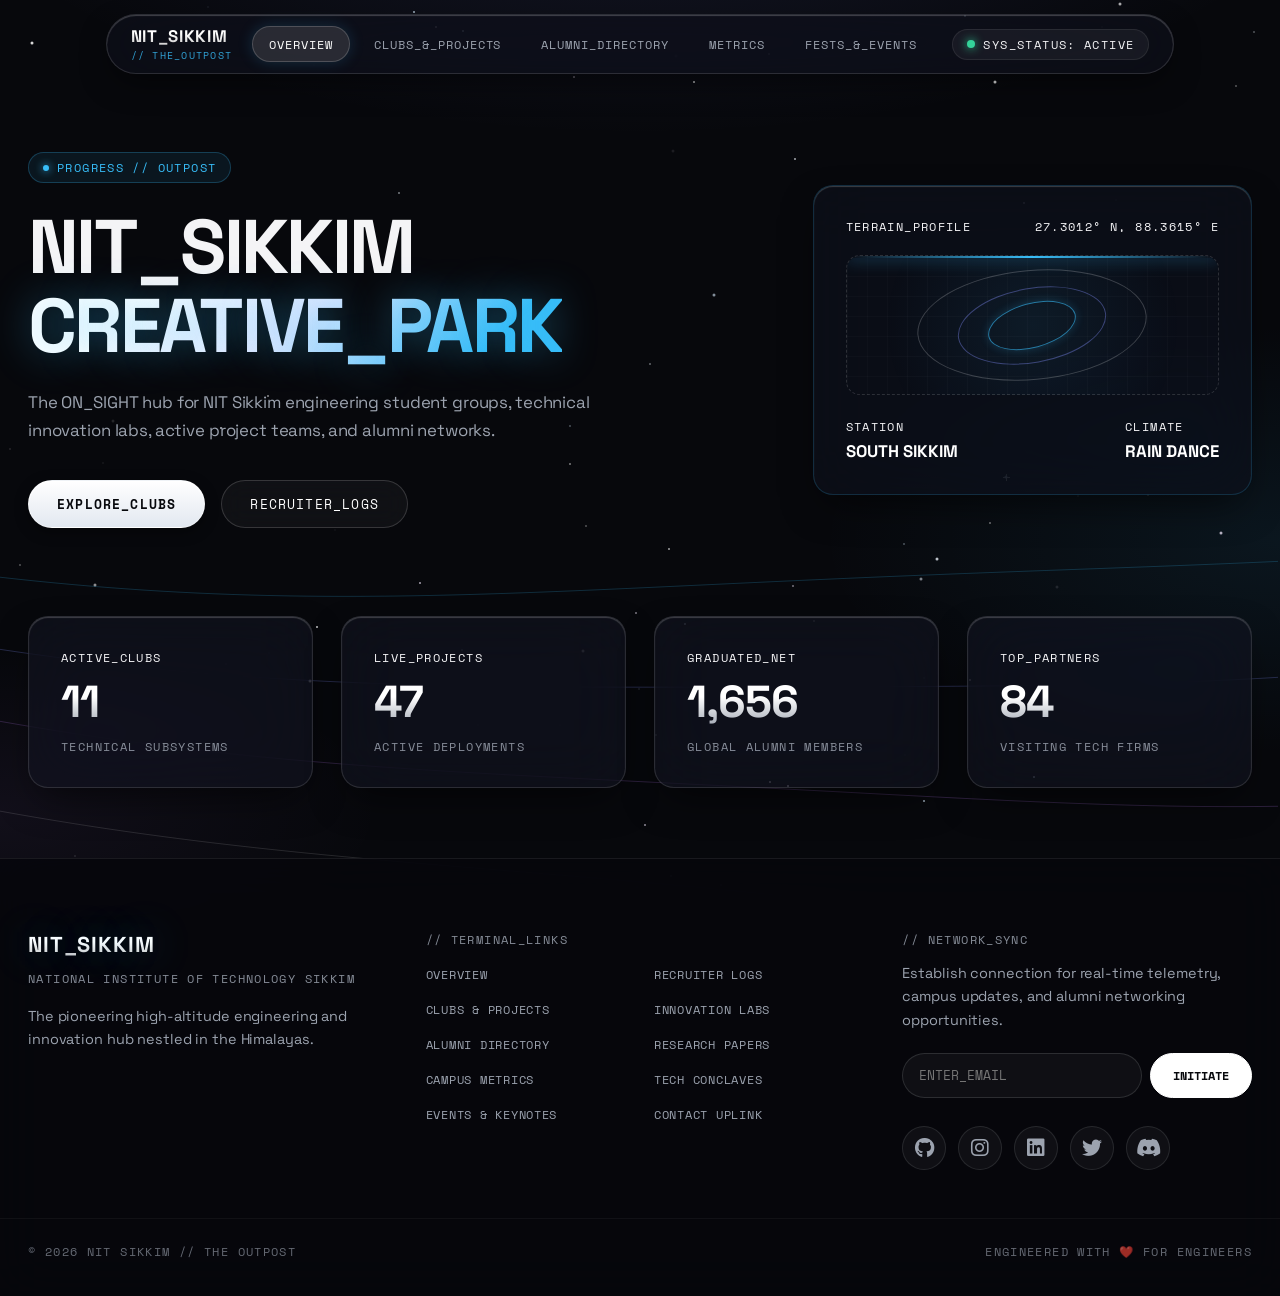
<file: index.html>
<!DOCTYPE html>
<html lang="en">
<!--
  Landing page for the NIT Sikkim Creative Park.
  Keep the global navigation aligned with the other top-level pages; shared
  interactions and the footer are initialized by script.js.
-->
<head>
  <meta charset="UTF-8">
  <meta name="viewport" content="width=device-width, initial-scale=1.0">
  <!-- Keep canonical and social URLs in sync with the deployed page path. -->
  <title>NIT Sikkim - Creative_Park</title>
  <meta name="description" content="Explore NIT Sikkim student clubs, engineering projects, innovation labs, events, recruitment partners, and the alumni network in one creative hub.">
  <meta name="keywords" content="NIT Sikkim, NIT Sikkim clubs, NIT Sikkim projects, engineering student groups, alumni network, technical innovation, Sikkim">
  <meta name="author" content="NIT Sikkim Creative Park">
  <meta name="application-name" content="NIT Sikkim Creative Park">
  <meta name="theme-color" content="#131313">
  <meta name="color-scheme" content="dark">
  <meta name="apple-mobile-web-app-capable" content="yes">
  <meta name="apple-mobile-web-app-title" content="NIT Sikkim Creative Park">
  <meta name="apple-mobile-web-app-status-bar-style" content="black-translucent">
  <meta name="robots" content="index, follow">
  <meta name="googlebot" content="index, follow, max-image-preview:large">
  <meta name="referrer" content="strict-origin-when-cross-origin">
  <meta name="format-detection" content="telephone=no">

  <link rel="canonical" href="https://codersonet.github.io/nitsikkim-creatives/">
  <link rel="icon" href="favicon.svg" type="image/svg+xml">
  <link rel="mask-icon" href="favicon.svg" color="#e4e2e0">
  <link rel="apple-touch-icon" href="favicon.svg">

  <meta property="og:type" content="website">
  <meta property="og:site_name" content="NIT Sikkim Creative Park">
  <meta property="og:title" content="NIT Sikkim Creative Park">
  <meta property="og:description" content="The hub for NIT Sikkim engineering clubs, innovation projects, events, students, and alumni.">
  <meta property="og:url" content="https://codersonet.github.io/nitsikkim-creatives/">
  <meta property="og:locale" content="en_IN">
  <meta property="og:image" content="https://codersonet.github.io/nitsikkim-creatives/social-preview.svg">
  <meta property="og:image:secure_url" content="https://codersonet.github.io/nitsikkim-creatives/social-preview.svg">
  <meta property="og:image:type" content="image/svg+xml">
  <meta property="og:image:width" content="1200">
  <meta property="og:image:height" content="630">
  <meta property="og:image:alt" content="NIT Sikkim Creative Park: clubs, projects, alumni, and events">

  <meta name="twitter:card" content="summary_large_image">
  <meta name="twitter:title" content="NIT Sikkim Creative Park">
  <meta name="twitter:description" content="The hub for NIT Sikkim engineering clubs, innovation projects, events, students, and alumni.">
  <meta name="twitter:image" content="https://codersonet.github.io/nitsikkim-creatives/social-preview.svg">
  <meta name="twitter:image:alt" content="NIT Sikkim Creative Park: clubs, projects, alumni, and events">

  <script type="application/ld+json">
    {
      "@context": "https://schema.org",
      "@type": "EducationalOrganization",
      "name": "NIT Sikkim Creative Park",
      "url": "https://codersonet.github.io/nitsikkim-creatives/",
      "description": "A creative hub for NIT Sikkim engineering clubs, innovation projects, events, students, and alumni.",
      "parentOrganization": {
        "@type": "CollegeOrUniversity",
        "name": "National Institute of Technology Sikkim",
        "alternateName": "NIT Sikkim"
      }
    }
  </script>

  <link rel="preconnect" href="https://fonts.googleapis.com">
  <link rel="preconnect" href="https://fonts.gstatic.com" crossorigin>
  <link href="https://fonts.googleapis.com/css2?family=Space+Grotesk:wght@400;500;600;700&family=Space+Mono:wght@400;700&display=swap" rel="stylesheet">
  <link rel="stylesheet" href="styles.css">
  <link rel="stylesheet" href="stylesheets/index.css">
  <link rel="stylesheet" href="https://cdnjs.cloudflare.com/ajax/libs/font-awesome/6.4.0/css/all.min.css">
</head>
<body class="page-home">

  <canvas id="mountain-canvas"></canvas>

  <header class="navbar">
    <div class="nav-container">
      <a href="index.html" class="brand">
        <span class="brand-title">NIT_SIKKIM</span>
        <span class="label-mono brand-tag">// THE_OUTPOST</span>
      </a>
      
      <nav class="nav-links">
        <a href="index.html" class="nav-link">OVERVIEW</a>
        <a href="pages/clubs.html" class="nav-link">CLUBS_&_PROJECTS</a>
        <a href="pages/alumni.html" class="nav-link">ALUMNI_DIRECTORY</a>
        <a href="pages/metrics.html" class="nav-link">METRICS</a>
        <a href="pages/events.html" class="nav-link">FESTS_&_EVENTS</a>
      </nav>

      <div class="nav-status">
        <span class="status-dot"></span>
        <span class="label-mono">SYS_STATUS: ACTIVE</span>
      </div>
    </div>
  </header>

  <main>
    <section class="hero-section">
      <div class="hero-content">
        <div class="hud-badge">
          <span class="label-mono">PROGRESS // OUTPOST</span>
        </div>
        <h1 class="headline-xl">NIT_SIKKIM<br><span class="text-glow">CREATIVE_PARK</span></h1>
        <p class="body-md hero-description">
          The ON_SIGHT hub for NIT Sikkim engineering student groups, technical innovation labs, active project teams, and alumni networks.
        </p>
        <div class="hero-actions">
          <a href="pages/clubs.html" class="btn btn-primary">EXPLORE_CLUBS</a>
          <a href="pages/companies.html" class="btn btn-ghost">RECRUITER_LOGS</a>
        </div>
      </div>

      <div class="terrain-hud glass-card">
        <div class="hud-header">
          <span class="label-mono">TERRAIN_PROFILE</span>
          <span class="label-mono">27.3012° N, 88.3615° E</span>
        </div>
        <div class="topography-graphic">
          <div class="topo-line line-1"></div>
          <div class="topo-line line-2"></div>
          <div class="topo-line line-3"></div>
        </div>
        <div class="hud-footer">
          <div class="hud-stat">
            <span class="label-mono">STATION</span>
            <span class="hud-val">SOUTH SIKKIM</span>
          </div>
          <div class="hud-stat">
            <span class="label-mono">CLIMATE</span>
            <span class="hud-val">RAIN DANCE</span>
          </div>
        </div>
      </div>
    </section>

    <section class="stats-section">
      <div class="grid-container stats-grid">
        <div class="glass-card stat-card">
          <span class="label-mono">ACTIVE_CLUBS</span>
          <h2 class="headline-lg count-up" data-target="12">0</h2>
          <span class="label-mono text-muted">Technical Subsystems</span>
        </div>
        <div class="glass-card stat-card">
          <span class="label-mono">LIVE_PROJECTS</span>
          <h2 class="headline-lg count-up" data-target="48">0</h2>
          <span class="label-mono text-muted">Active Deployments</span>
        </div>
        <div class="glass-card stat-card">
          <span class="label-mono">GRADUATED_NET</span>
          <h2 class="headline-lg count-up" data-target="1659">0</h2>
          <span class="label-mono text-muted">Global Alumni Members</span>
        </div>
        <div class="glass-card stat-card">
          <span class="label-mono">TOP_PARTNERS</span>
          <h2 class="headline-lg count-up" data-target="85">0</h2>
          <span class="label-mono text-muted">Visiting Tech Firms</span>
        </div>
      </div>
    </section>
  </main>

  <div id="footer-container"></div>

  <script src="script.js"></script>
</body>
</html>
</file>
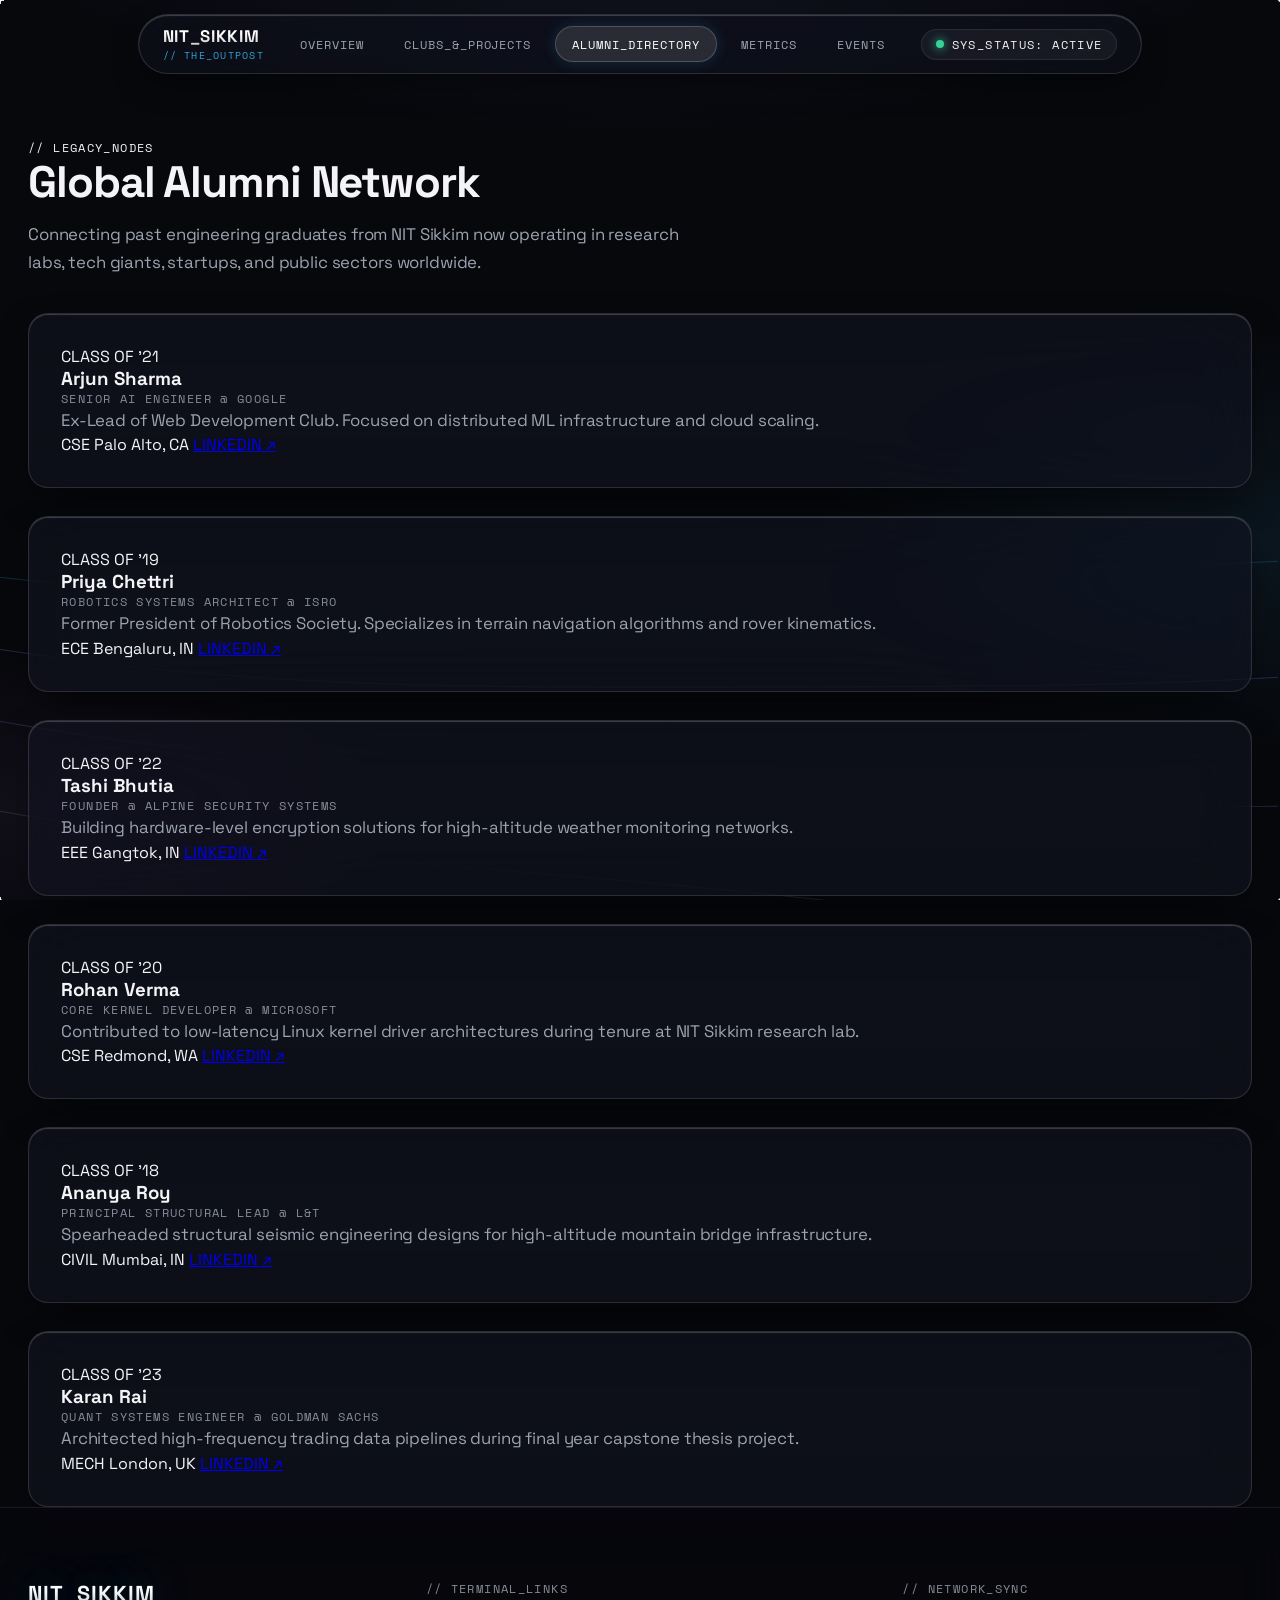
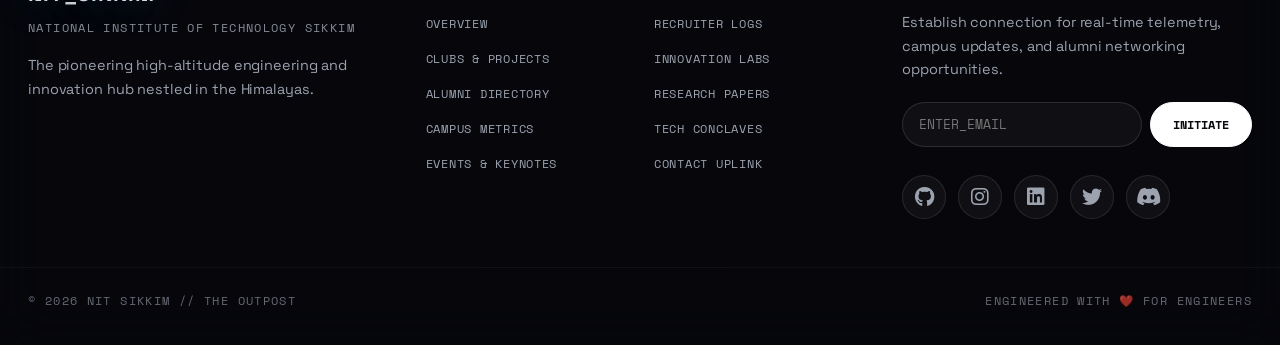
<file: alumni.html>
<!DOCTYPE html>
<html lang="en">
<head>
  <meta charset="UTF-8">
  <meta name="viewport" content="width=device-width, initial-scale=1.0">
  <title>ALUMNI DIRECTORY // NIT SIKKIM</title>
  <link rel="preconnect" href="https://fonts.googleapis.com">
  <link rel="preconnect" href="https://fonts.gstatic.com" crossorigin>
  <link href="https://fonts.googleapis.com/css2?family=Space+Grotesk:wght@400;500;600;700&family=Space+Mono:wght@400;700&display=swap" rel="stylesheet">
  <link rel="stylesheet" href="styles.css">
  <link rel="stylesheet" href="https://cdnjs.cloudflare.com/ajax/libs/font-awesome/6.4.0/css/all.min.css">
</head>
<body>

  <canvas id="mountain-canvas"></canvas>

  <header class="navbar">
    <div class="nav-container">
      <a href="index.html" class="brand">
        <span class="brand-title">NIT_SIKKIM</span>
        <span class="label-mono brand-tag">// THE_OUTPOST</span>
      </a>
      
      <nav class="nav-links">
        <a href="index.html" class="nav-link">OVERVIEW</a>
        <a href="clubs.html" class="nav-link">CLUBS_&_PROJECTS</a>
        <a href="alumni.html" class="nav-link">ALUMNI_DIRECTORY</a>
        <a href="metrics.html" class="nav-link">METRICS</a>
        <a href="events.html" class="nav-link">EVENTS</a>
      </nav>

      <div class="nav-status">
        <span class="status-dot"></span>
        <span class="label-mono">SYS_STATUS: ACTIVE</span>
      </div>
    </div>
  </header>

  <main>
    <section class="page-header">
      <span class="label-mono">// LEGACY_NODES</span>
      <h1 class="headline-lg">Global Alumni Network</h1>
      <p class="body-md">Connecting past engineering graduates from NIT Sikkim now operating in research labs, tech giants, startups, and public sectors worldwide.</p>
    </section>

    <section class="alumni-section">
      <div class="grid-container alumni-grid">
        <div class="glass-card alumni-card">
          <div class="alumni-badge">CLASS OF '21</div>
          <h3 class="alumni-name">Arjun Sharma</h3>
          <p class="label-mono text-muted">Senior AI Engineer @ Google</p>
          <p class="body-md">Ex-Lead of Web Development Club. Focused on distributed ML infrastructure and cloud scaling.</p>
          <div class="alumni-tags">
            <span class="chip">CSE</span>
            <span class="chip">Palo Alto, CA</span>
            <a href="https://linkedin.com/in/arjun-sharma" target="_blank" class="chip-btn">LINKEDIN ↗</a>
          </div>
        </div>

        <div class="glass-card alumni-card">
          <div class="alumni-badge">CLASS OF '19</div>
          <h3 class="alumni-name">Priya Chettri</h3>
          <p class="label-mono text-muted">Robotics Systems Architect @ ISRO</p>
          <p class="body-md">Former President of Robotics Society. Specializes in terrain navigation algorithms and rover kinematics.</p>
          <div class="alumni-tags">
            <span class="chip">ECE</span>
            <span class="chip">Bengaluru, IN</span>
            <a href="https://linkedin.com/in/priya-chettri" target="_blank" class="chip-btn">LINKEDIN ↗</a>
          </div>
        </div>

        <div class="glass-card alumni-card">
          <div class="alumni-badge">CLASS OF '22</div>
          <h3 class="alumni-name">Tashi Bhutia</h3>
          <p class="label-mono text-muted">Founder @ Alpine Security Systems</p>
          <p class="body-md">Building hardware-level encryption solutions for high-altitude weather monitoring networks.</p>
          <div class="alumni-tags">
            <span class="chip">EEE</span>
            <span class="chip">Gangtok, IN</span>
            <a href="https://linkedin.com/in/tashi-bhutia" target="_blank" class="chip-btn">LINKEDIN ↗</a>
          </div>
        </div>

        <div class="glass-card alumni-card">
          <div class="alumni-badge">CLASS OF '20</div>
          <h3 class="alumni-name">Rohan Verma</h3>
          <p class="label-mono text-muted">Core Kernel Developer @ Microsoft</p>
          <p class="body-md">Contributed to low-latency Linux kernel driver architectures during tenure at NIT Sikkim research lab.</p>
          <div class="alumni-tags">
            <span class="chip">CSE</span>
            <span class="chip">Redmond, WA</span>
            <a href="https://linkedin.com/in/rohan-verma" target="_blank" class="chip-btn">LINKEDIN ↗</a>
          </div>
        </div>

        <div class="glass-card alumni-card">
          <div class="alumni-badge">CLASS OF '18</div>
          <h3 class="alumni-name">Ananya Roy</h3>
          <p class="label-mono text-muted">Principal Structural Lead @ L&T</p>
          <p class="body-md">Spearheaded structural seismic engineering designs for high-altitude mountain bridge infrastructure.</p>
          <div class="alumni-tags">
            <span class="chip">CIVIL</span>
            <span class="chip">Mumbai, IN</span>
            <a href="https://linkedin.com/in/ananya-roy" target="_blank" class="chip-btn">LINKEDIN ↗</a>
          </div>
        </div>

        <div class="glass-card alumni-card">
          <div class="alumni-badge">CLASS OF '23</div>
          <h3 class="alumni-name">Karan Rai</h3>
          <p class="label-mono text-muted">Quant Systems Engineer @ Goldman Sachs</p>
          <p class="body-md">Architected high-frequency trading data pipelines during final year capstone thesis project.</p>
          <div class="alumni-tags">
            <span class="chip">MECH</span>
            <span class="chip">London, UK</span>
            <a href="https://linkedin.com/in/karan-rai" target="_blank" class="chip-btn">LINKEDIN ↗</a>
          </div>
        </div>
      </div>
    </section>
  </main>

  <div id="footer-container"></div>

  <script src="script.js"></script>
</body>
</html>
</file>
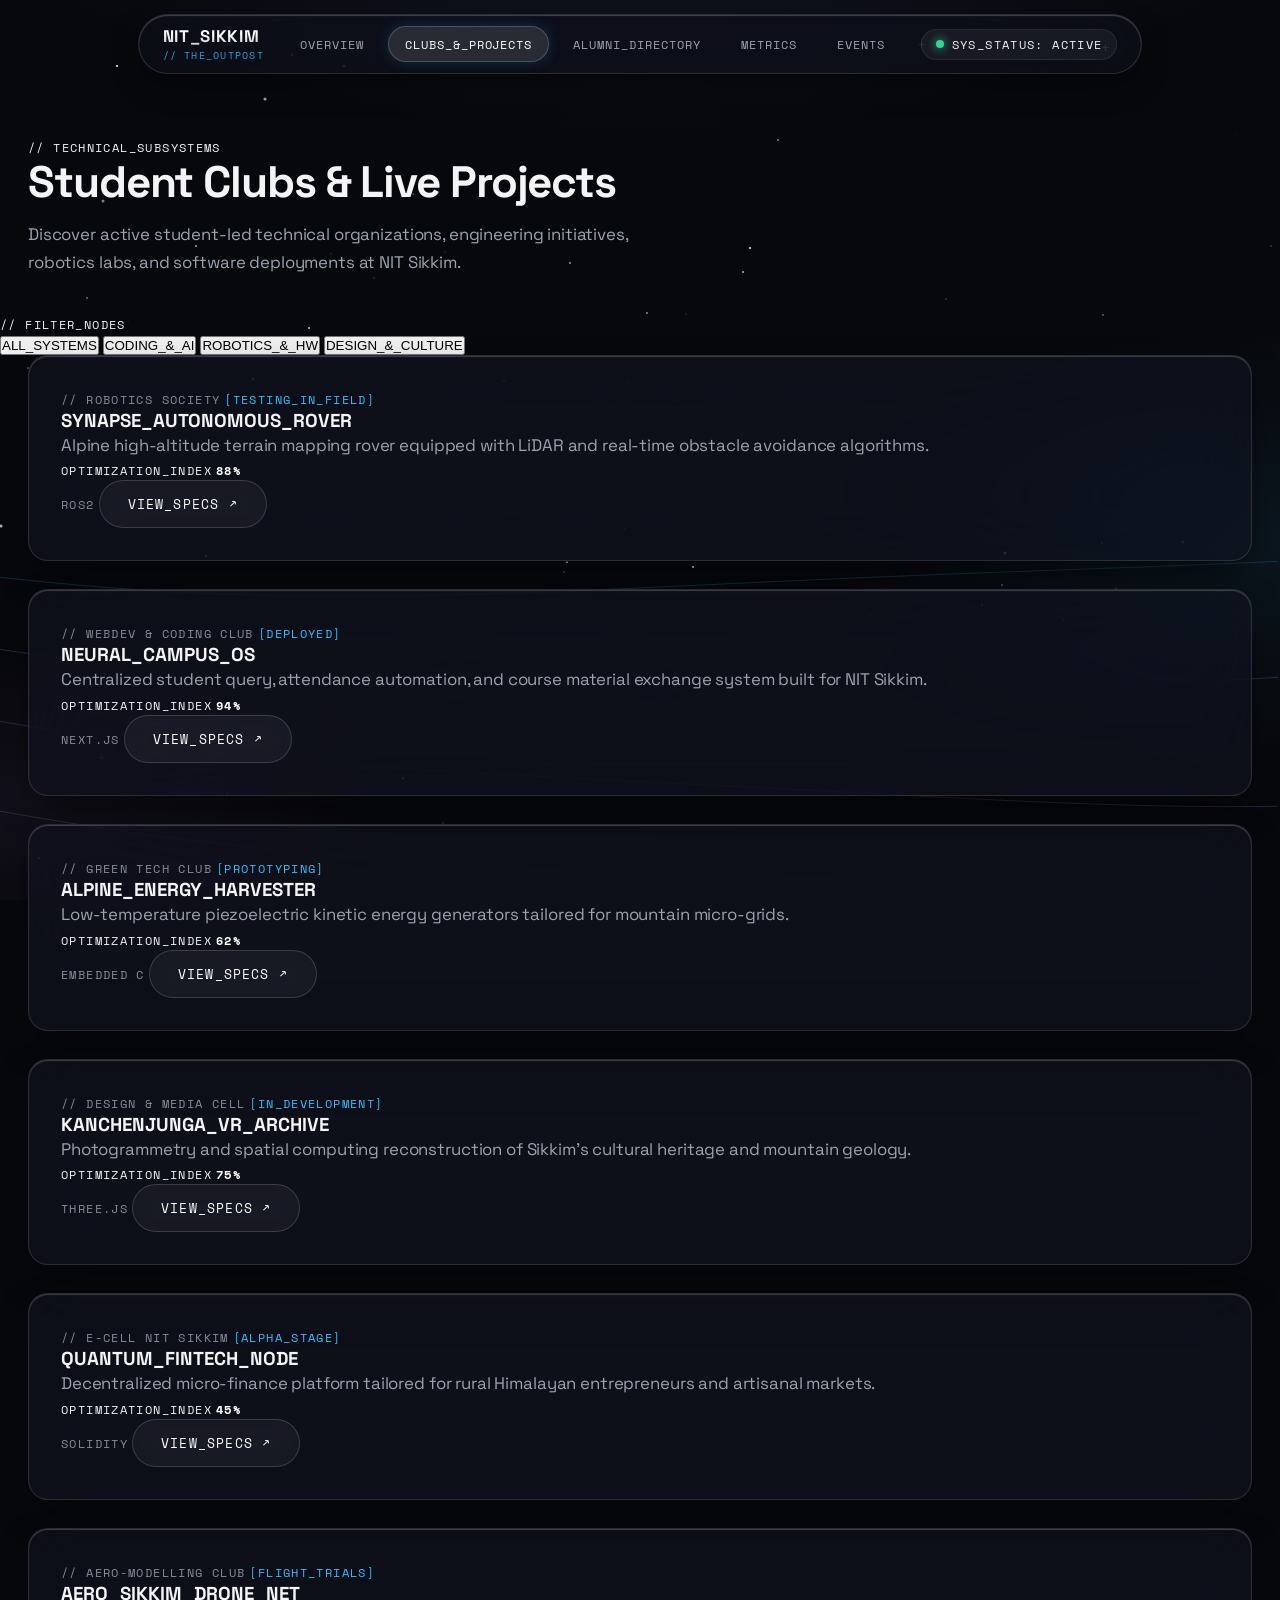
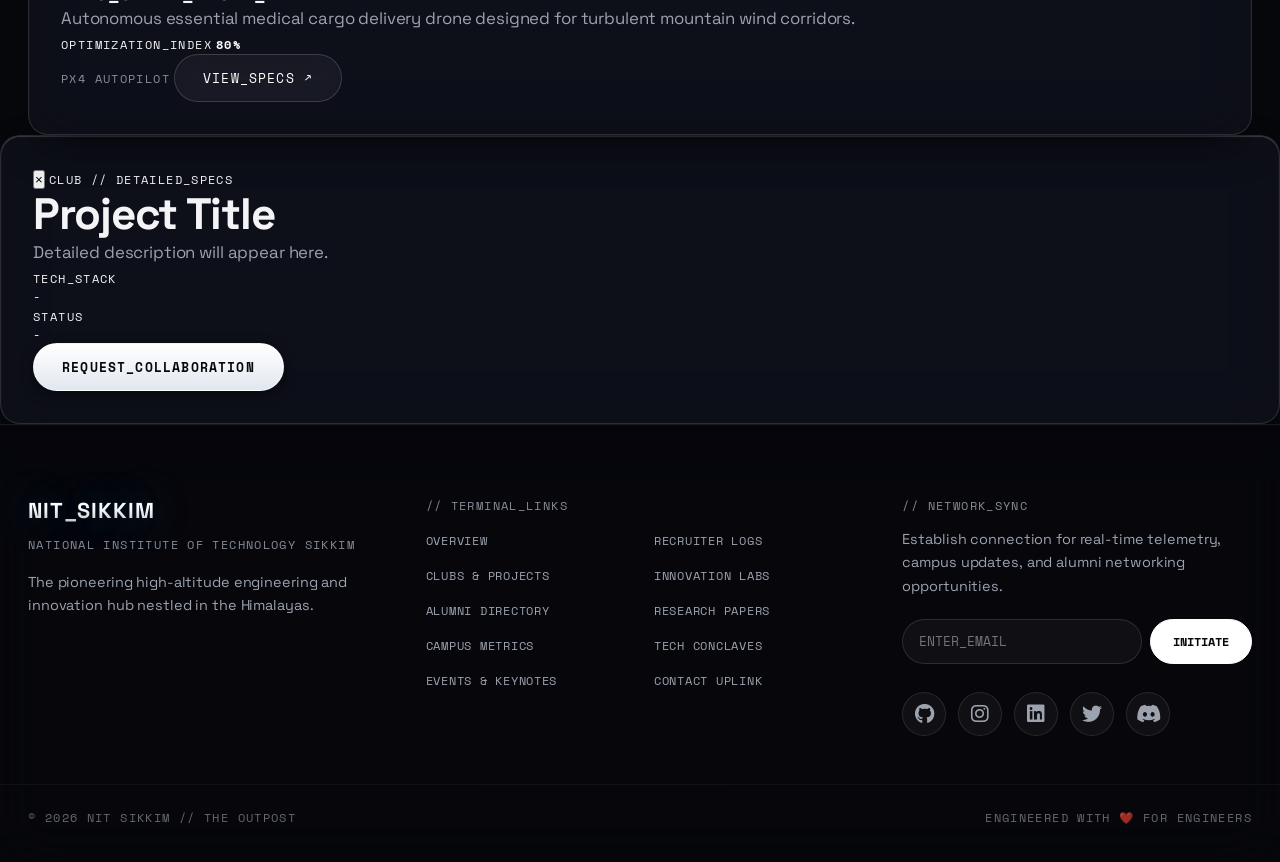
<file: clubs.html>
<!DOCTYPE html>
<html lang="en">
<head>
  <meta charset="UTF-8">
  <meta name="viewport" content="width=device-width, initial-scale=1.0">
  <title>CLUBS & PROJECTS // NIT SIKKIM</title>
  <link rel="preconnect" href="https://fonts.googleapis.com">
  <link rel="preconnect" href="https://fonts.gstatic.com" crossorigin>
  <link href="https://fonts.googleapis.com/css2?family=Space+Grotesk:wght@400;500;600;700&family=Space+Mono:wght@400;700&display=swap" rel="stylesheet">
  <link rel="stylesheet" href="styles.css">
  <link rel="stylesheet" href="https://cdnjs.cloudflare.com/ajax/libs/font-awesome/6.4.0/css/all.min.css">
</head>
<body>

  <canvas id="mountain-canvas"></canvas>

  <header class="navbar">
    <div class="nav-container">
      <a href="index.html" class="brand">
        <span class="brand-title">NIT_SIKKIM</span>
        <span class="label-mono brand-tag">// THE_OUTPOST</span>
      </a>
      
      <nav class="nav-links">
        <a href="index.html" class="nav-link">OVERVIEW</a>
        <a href="clubs.html" class="nav-link">CLUBS_&_PROJECTS</a>
        <a href="alumni.html" class="nav-link">ALUMNI_DIRECTORY</a>
        <a href="metrics.html" class="nav-link">METRICS</a>
        <a href="events.html" class="nav-link">EVENTS</a>
      </nav>

      <div class="nav-status">
        <span class="status-dot"></span>
        <span class="label-mono">SYS_STATUS: ACTIVE</span>
      </div>
    </div>
  </header>

  <main>
    <section class="page-header">
      <span class="label-mono">// TECHNICAL_SUBSYSTEMS</span>
      <h1 class="headline-lg">Student Clubs & Live Projects</h1>
      <p class="body-md">Discover active student-led technical organizations, engineering initiatives, robotics labs, and software deployments at NIT Sikkim.</p>
    </section>

    <section class="clubs-section">
      <div class="section-header">
        <span class="label-mono">// FILTER_NODES</span>
        <div class="filter-bar">
          <button class="filter-btn active" data-filter="all">ALL_SYSTEMS</button>
          <button class="filter-btn" data-filter="tech">CODING_&_AI</button>
          <button class="filter-btn" data-filter="robotics">ROBOTICS_&_HW</button>
          <button class="filter-btn" data-filter="creative">DESIGN_&_CULTURE</button>
        </div>
      </div>

      <div class="grid-container projects-grid" id="projects-container">
        <!-- Dynamic Cards Injected via JS -->
      </div>
    </section>
  </main>

  <div class="modal-overlay" id="project-modal">
    <div class="glass-card modal-content">
      <button class="modal-close" id="modal-close">&times;</button>
      <span class="label-mono" id="modal-club-tag">CLUB // DETAILED_SPECS</span>
      <h2 class="headline-lg" id="modal-title">Project Title</h2>
      <p class="body-md" id="modal-description">Detailed description will appear here.</p>
      
      <div class="modal-metrics">
        <div>
          <span class="label-mono">TECH_STACK</span>
          <p id="modal-stack" class="label-mono text-primary">-</p>
        </div>
        <div>
          <span class="label-mono">STATUS</span>
          <p id="modal-status" class="label-mono text-primary">-</p>
        </div>
      </div>

      <div class="modal-actions">
        <a href="#" class="btn btn-primary" target="_blank">REQUEST_COLLABORATION</a>
      </div>
    </div>
  </div>

  <div id="footer-container"></div>

  <script src="script.js"></script>
</body>
</html>
</file>
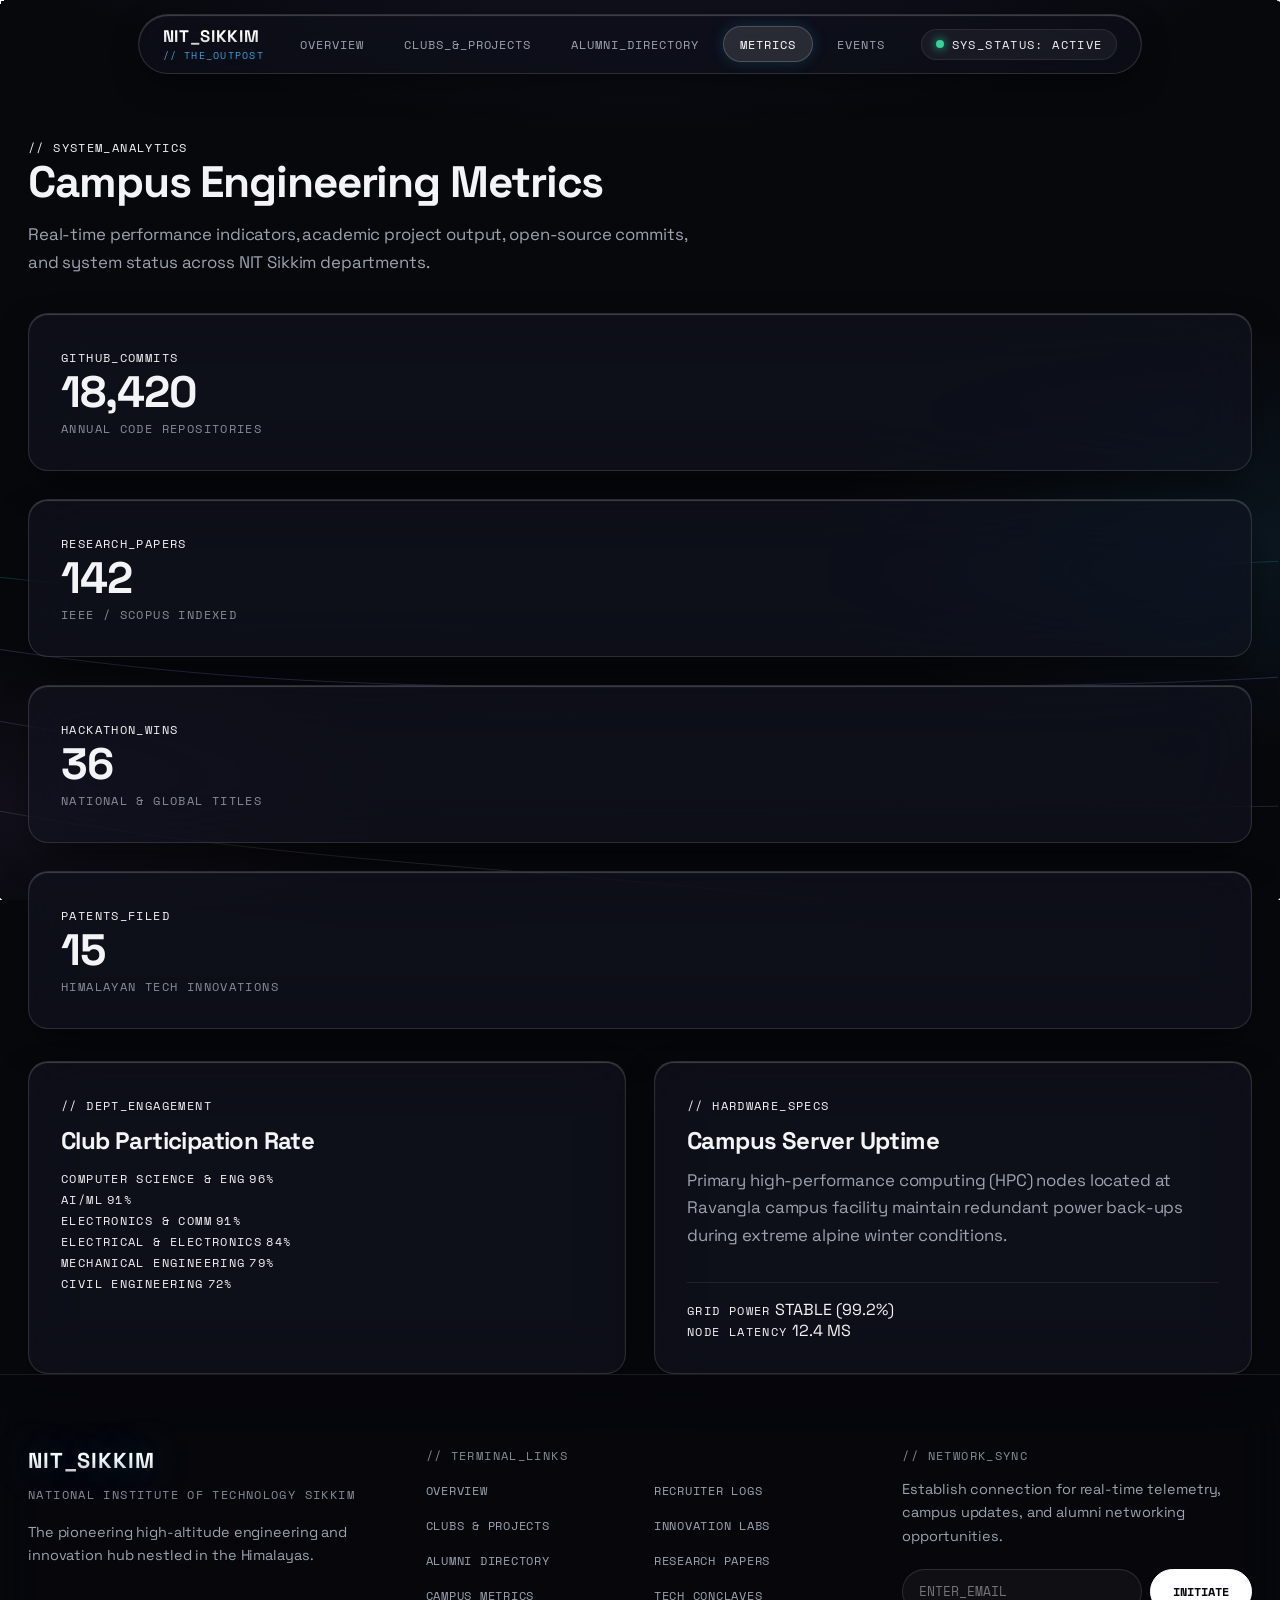
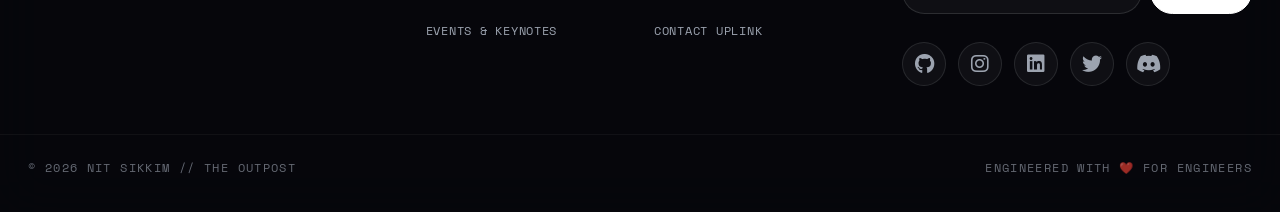
<file: metrics.html>
<!DOCTYPE html>
<html lang="en">
<head>
  <meta charset="UTF-8">
  <meta name="viewport" content="width=device-width, initial-scale=1.0">
  <title>METRICS // NIT SIKKIM NEXUS</title>
  <link rel="preconnect" href="https://fonts.googleapis.com">
  <link rel="preconnect" href="https://fonts.gstatic.com" crossorigin>
  <link href="https://fonts.googleapis.com/css2?family=Space+Grotesk:wght@400;500;600;700&family=Space+Mono:wght@400;700&display=swap" rel="stylesheet">
  <link rel="stylesheet" href="styles.css">
  <link rel="stylesheet" href="https://cdnjs.cloudflare.com/ajax/libs/font-awesome/6.4.0/css/all.min.css">
</head>
<body>

  <canvas id="mountain-canvas"></canvas>

  <header class="navbar">
    <div class="nav-container">
      <a href="index.html" class="brand">
        <span class="brand-title">NIT_SIKKIM</span>
        <span class="label-mono brand-tag">// THE_OUTPOST</span>
      </a>
      
      <nav class="nav-links">
        <a href="index.html" class="nav-link">OVERVIEW</a>
        <a href="clubs.html" class="nav-link">CLUBS_&_PROJECTS</a>
        <a href="alumni.html" class="nav-link">ALUMNI_DIRECTORY</a>
        <a href="metrics.html" class="nav-link">METRICS</a>
        <a href="events.html" class="nav-link">EVENTS</a>
      </nav>

      <div class="nav-status">
        <span class="status-dot"></span>
        <span class="label-mono">SYS_STATUS: ACTIVE</span>
      </div>
    </div>
  </header>

  <main>
    <section class="page-header">
      <span class="label-mono">// SYSTEM_ANALYTICS</span>
      <h1 class="headline-lg">Campus Engineering Metrics</h1>
      <p class="body-md">Real-time performance indicators, academic project output, open-source commits, and system status across NIT Sikkim departments.</p>
    </section>

    <section class="metrics-detailed-section">
      <div class="grid-container stats-grid" style="margin-bottom: 32px;">
        <div class="glass-card stat-card">
          <span class="label-mono">GITHUB_COMMITS</span>
          <h2 class="headline-lg count-up" data-target="18420">0</h2>
          <span class="label-mono text-muted">Annual Code Repositories</span>
        </div>
        <div class="glass-card stat-card">
          <span class="label-mono">RESEARCH_PAPERS</span>
          <h2 class="headline-lg count-up" data-target="142">0</h2>
          <span class="label-mono text-muted">IEEE / Scopus Indexed</span>
        </div>
        <div class="glass-card stat-card">
          <span class="label-mono">HACKATHON_WINS</span>
          <h2 class="headline-lg count-up" data-target="36">0</h2>
          <span class="label-mono text-muted">National & Global Titles</span>
        </div>
        <div class="glass-card stat-card">
          <span class="label-mono">PATENTS_FILED</span>
          <h2 class="headline-lg count-up" data-target="18">0</h2>
          <span class="label-mono text-muted">Himalayan Tech Innovations</span>
        </div>
      </div>

      <div class="grid-container" style="grid-template-columns: 1fr 1fr;">
        <div class="glass-card">
          <span class="label-mono">// DEPT_ENGAGEMENT</span>
          <h3 class="headline-lg" style="font-size: 1.5rem; margin: 12px 0;">Club Participation Rate</h3>
          
          <div class="progress-container">
            <div class="card-header" style="margin:0;">
              <span class="label-mono">COMPUTER SCIENCE & ENG</span>
              <span class="label-mono">96%</span>
            </div>
            <div class="progress-bar"><div class="progress-fill" style="width: 96%;"></div></div>
          </div>

          <div class="progress-container">
            <div class="card-header" style="margin:0;">
              <span class="label-mono">AI/ML</span>
              <span class="label-mono">91%</span>
            </div>
            <div class="progress-bar"><div class="progress-fill" style="width: 91%;"></div></div>
          </div>

          <div class="progress-container">
            <div class="card-header" style="margin:0;">
              <span class="label-mono">ELECTRONICS & COMM</span>
              <span class="label-mono">91%</span>
            </div>
            <div class="progress-bar"><div class="progress-fill" style="width: 91%;"></div></div>
          </div>

          <div class="progress-container">
            <div class="card-header" style="margin:0;">
              <span class="label-mono">ELECTRICAL & ELECTRONICS</span>
              <span class="label-mono">84%</span>
            </div>
            <div class="progress-bar"><div class="progress-fill" style="width: 84%;"></div></div>
          </div>

          <div class="progress-container">
            <div class="card-header" style="margin:0;">
              <span class="label-mono">MECHANICAL ENGINEERING</span>
              <span class="label-mono">79%</span>
            </div>
            <div class="progress-bar"><div class="progress-fill" style="width: 79%;"></div></div>
          </div>

          <div class="progress-container">
            <div class="card-header" style="margin:0;">
              <span class="label-mono">CIVIL ENGINEERING</span>
              <span class="label-mono">72%</span>
            </div>
            <div class="progress-bar"><div class="progress-fill" style="width: 72%;"></div></div>
          </div>
        </div>

        <div class="glass-card">
          <span class="label-mono">// HARDWARE_SPECS</span>
          <h3 class="headline-lg" style="font-size: 1.5rem; margin: 12px 0;">Campus Server Uptime</h3>
          <p class="body-md">Primary high-performance computing (HPC) nodes located at Ravangla campus facility maintain redundant power back-ups during extreme alpine winter conditions.</p>
          
          <div class="hud-footer" style="margin-top: 32px; border-top: 1px solid var(--outline-variant); padding-top: 16px;">
            <div class="hud-stat">
              <span class="label-mono">GRID POWER</span>
              <span class="hud-val">STABLE (99.2%)</span>
            </div>
            <div class="hud-stat">
              <span class="label-mono">NODE LATENCY</span>
              <span class="hud-val">12.4 MS</span>
            </div>
          </div>
        </div>
      </div>
    </section>
  </main>

  <div id="footer-container"></div>

  <script src="script.js"></script>
</body>
</html>
</file>
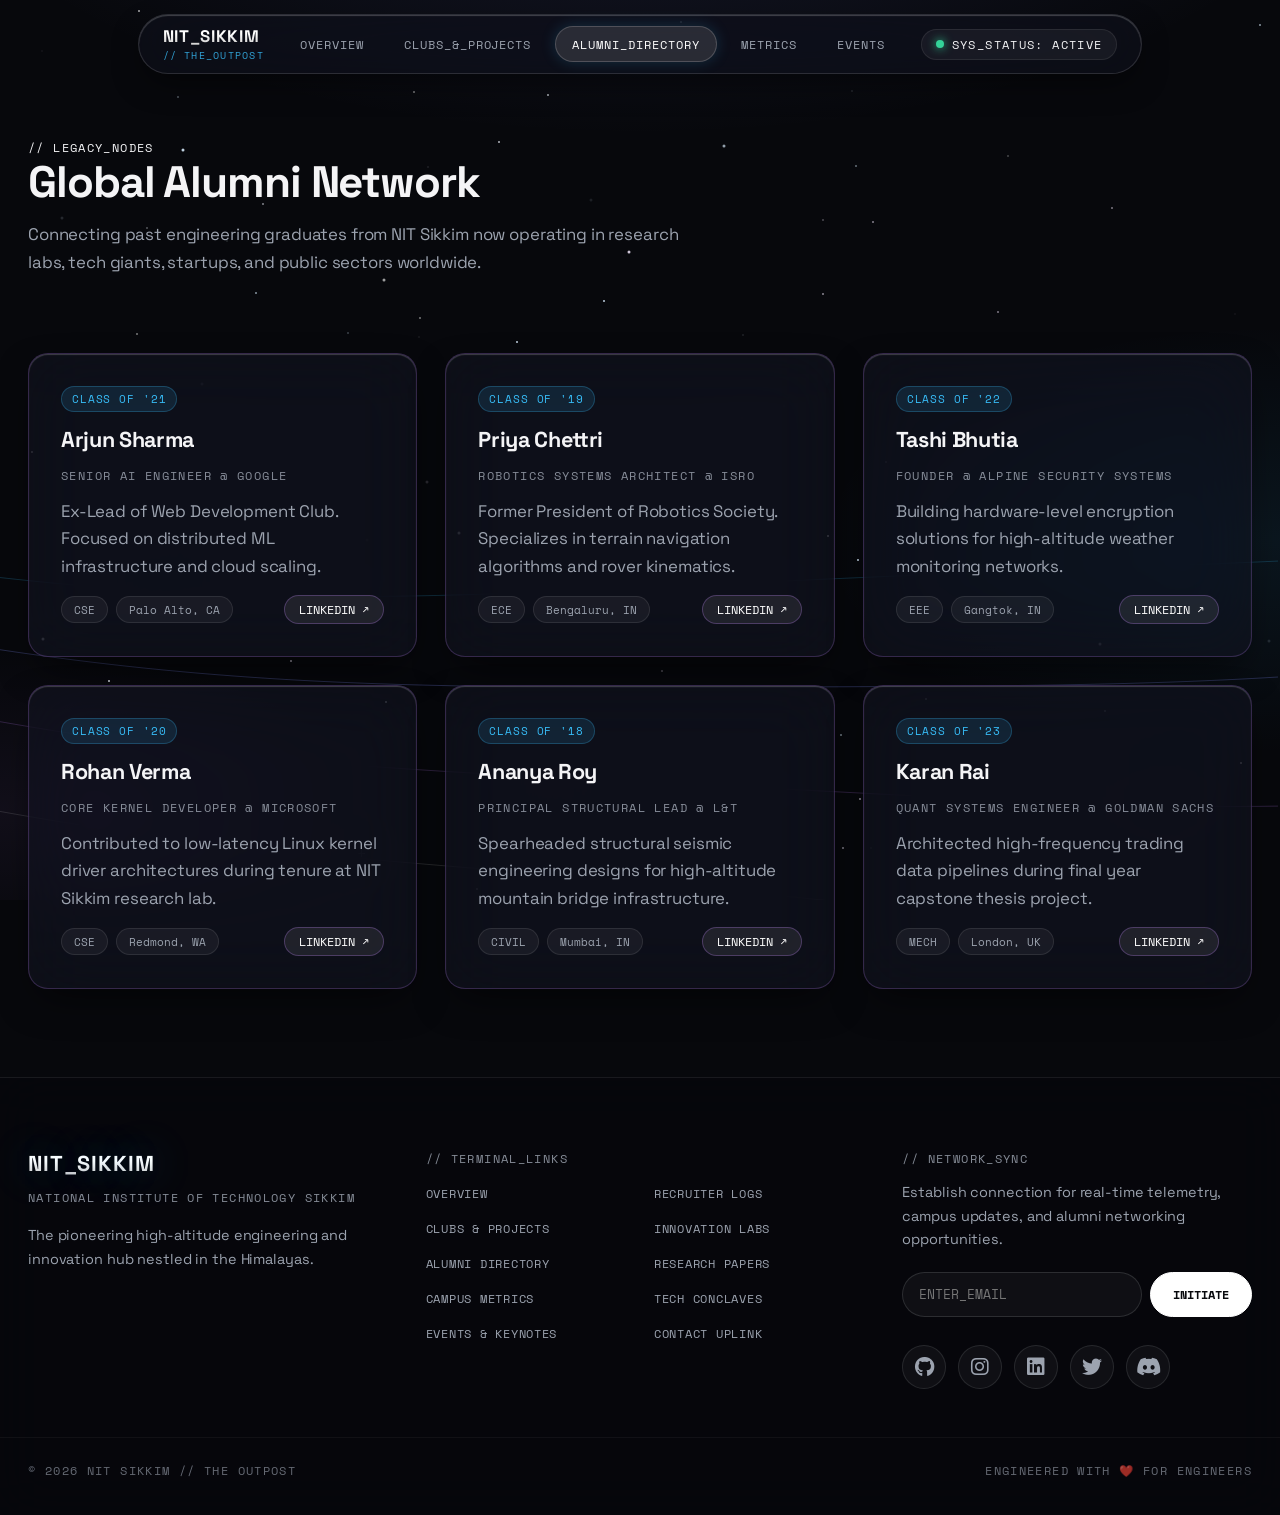
<file: pages/alumni.html>
<!DOCTYPE html>
<html lang="en">
<!--
  Alumni directory page.
  Maintain alumni entries in this page's content and preserve the shared
  navigation/footer structure used across the static site.
-->
<head>
  <!-- Resolve shared assets and site routes from the repository root. -->
  <base href="../">
  <meta charset="UTF-8">
  <meta name="viewport" content="width=device-width, initial-scale=1.0">
  <!-- Keep canonical and social URLs aligned with the deployed file path. -->
  <title>ALUMNI DIRECTORY // NIT SIKKIM</title>
  <meta name="description" content="Explore the NIT Sikkim alumni directory and discover graduates contributing across research, technology, startups, and public service.">
  <meta name="author" content="NIT Sikkim Creative Park">
  <meta name="theme-color" content="#07080c">
  <meta name="application-name" content="NIT Sikkim Creative Park">
  <meta name="apple-mobile-web-app-capable" content="yes">
  <meta name="apple-mobile-web-app-title" content="NIT Sikkim Creative Park">
  <meta name="apple-mobile-web-app-status-bar-style" content="black-translucent">
  <meta name="color-scheme" content="dark">
  <meta name="robots" content="index, follow">
  <meta name="referrer" content="strict-origin-when-cross-origin">
  <meta name="format-detection" content="telephone=no">
  <link rel="canonical" href="https://codersonet.github.io/nitsikkim-creatives/pages/alumni.html">
  <link rel="icon" href="favicon.svg" type="image/svg+xml">
  <link rel="mask-icon" href="favicon.svg" color="#e4e2e0">
  <link rel="apple-touch-icon" href="favicon.svg">
  <meta property="og:type" content="website">
  <meta property="og:site_name" content="NIT Sikkim Creative Park">
  <meta property="og:title" content="Alumni Directory | NIT Sikkim Creative Park">
  <meta property="og:description" content="Explore the NIT Sikkim alumni directory and discover graduates working across sectors.">
  <meta property="og:url" content="https://codersonet.github.io/nitsikkim-creatives/pages/alumni.html">
  <meta property="og:locale" content="en_IN">
  <meta property="og:image" content="https://codersonet.github.io/nitsikkim-creatives/social-preview.svg">
  <meta property="og:image:secure_url" content="https://codersonet.github.io/nitsikkim-creatives/social-preview.svg">
  <meta property="og:image:type" content="image/svg+xml">
  <meta property="og:image:width" content="1200">
  <meta property="og:image:height" content="630">
  <meta property="og:image:alt" content="NIT Sikkim Creative Park: clubs, projects, alumni, and events">
  <meta name="twitter:card" content="summary_large_image">
  <meta name="twitter:title" content="Alumni Directory | NIT Sikkim Creative Park">
  <meta name="twitter:description" content="Explore the NIT Sikkim alumni directory and discover graduates working across sectors.">
  <meta name="twitter:image" content="https://codersonet.github.io/nitsikkim-creatives/social-preview.svg">
  <meta name="twitter:image:alt" content="NIT Sikkim Creative Park: clubs, projects, alumni, and events">
  <link rel="preconnect" href="https://fonts.googleapis.com">
  <link rel="preconnect" href="https://fonts.gstatic.com" crossorigin>
  <link href="https://fonts.googleapis.com/css2?family=Space+Grotesk:wght@400;500;600;700&family=Space+Mono:wght@400;700&display=swap" rel="stylesheet">
  <link rel="stylesheet" href="styles.css">
  <link rel="stylesheet" href="stylesheets/alumni.css">
  <link rel="stylesheet" href="https://cdnjs.cloudflare.com/ajax/libs/font-awesome/6.4.0/css/all.min.css">
</head>
<body class="page-alumni">

  <canvas id="mountain-canvas"></canvas>

  <header class="navbar">
    <div class="nav-container">
      <a href="index.html" class="brand">
        <span class="brand-title">NIT_SIKKIM</span>
        <span class="label-mono brand-tag">// THE_OUTPOST</span>
      </a>
      
      <nav class="nav-links">
        <a href="index.html" class="nav-link">OVERVIEW</a>
        <a href="pages/clubs.html" class="nav-link">CLUBS_&_PROJECTS</a>
        <a href="pages/alumni.html" class="nav-link">ALUMNI_DIRECTORY</a>
        <a href="pages/metrics.html" class="nav-link">METRICS</a>
        <a href="pages/events.html" class="nav-link">EVENTS</a>
      </nav>

      <div class="nav-status">
        <span class="status-dot"></span>
        <span class="label-mono">SYS_STATUS: ACTIVE</span>
      </div>
    </div>
  </header>

  <main>
    <section class="page-header">
      <span class="label-mono">// LEGACY_NODES</span>
      <h1 class="headline-lg">Global Alumni Network</h1>
      <p class="body-md">Connecting past engineering graduates from NIT Sikkim now operating in research labs, tech giants, startups, and public sectors worldwide.</p>
    </section>

    <section class="alumni-section">
      <div class="grid-container alumni-grid">
        <div class="glass-card alumni-card">
          <div class="alumni-badge">CLASS OF '21</div>
          <h3 class="alumni-name">Arjun Sharma</h3>
          <p class="label-mono text-muted">Senior AI Engineer @ Google</p>
          <p class="body-md">Ex-Lead of Web Development Club. Focused on distributed ML infrastructure and cloud scaling.</p>
          <div class="alumni-tags">
            <span class="chip">CSE</span>
            <span class="chip">Palo Alto, CA</span>
            <a href="https://linkedin.com/in/arjun-sharma" target="_blank" class="chip-btn">LINKEDIN ↗</a>
          </div>
        </div>

        <div class="glass-card alumni-card">
          <div class="alumni-badge">CLASS OF '19</div>
          <h3 class="alumni-name">Priya Chettri</h3>
          <p class="label-mono text-muted">Robotics Systems Architect @ ISRO</p>
          <p class="body-md">Former President of Robotics Society. Specializes in terrain navigation algorithms and rover kinematics.</p>
          <div class="alumni-tags">
            <span class="chip">ECE</span>
            <span class="chip">Bengaluru, IN</span>
            <a href="https://linkedin.com/in/priya-chettri" target="_blank" class="chip-btn">LINKEDIN ↗</a>
          </div>
        </div>

        <div class="glass-card alumni-card">
          <div class="alumni-badge">CLASS OF '22</div>
          <h3 class="alumni-name">Tashi Bhutia</h3>
          <p class="label-mono text-muted">Founder @ Alpine Security Systems</p>
          <p class="body-md">Building hardware-level encryption solutions for high-altitude weather monitoring networks.</p>
          <div class="alumni-tags">
            <span class="chip">EEE</span>
            <span class="chip">Gangtok, IN</span>
            <a href="https://linkedin.com/in/tashi-bhutia" target="_blank" class="chip-btn">LINKEDIN ↗</a>
          </div>
        </div>

        <div class="glass-card alumni-card">
          <div class="alumni-badge">CLASS OF '20</div>
          <h3 class="alumni-name">Rohan Verma</h3>
          <p class="label-mono text-muted">Core Kernel Developer @ Microsoft</p>
          <p class="body-md">Contributed to low-latency Linux kernel driver architectures during tenure at NIT Sikkim research lab.</p>
          <div class="alumni-tags">
            <span class="chip">CSE</span>
            <span class="chip">Redmond, WA</span>
            <a href="https://linkedin.com/in/rohan-verma" target="_blank" class="chip-btn">LINKEDIN ↗</a>
          </div>
        </div>

        <div class="glass-card alumni-card">
          <div class="alumni-badge">CLASS OF '18</div>
          <h3 class="alumni-name">Ananya Roy</h3>
          <p class="label-mono text-muted">Principal Structural Lead @ L&T</p>
          <p class="body-md">Spearheaded structural seismic engineering designs for high-altitude mountain bridge infrastructure.</p>
          <div class="alumni-tags">
            <span class="chip">CIVIL</span>
            <span class="chip">Mumbai, IN</span>
            <a href="https://linkedin.com/in/ananya-roy" target="_blank" class="chip-btn">LINKEDIN ↗</a>
          </div>
        </div>

        <div class="glass-card alumni-card">
          <div class="alumni-badge">CLASS OF '23</div>
          <h3 class="alumni-name">Karan Rai</h3>
          <p class="label-mono text-muted">Quant Systems Engineer @ Goldman Sachs</p>
          <p class="body-md">Architected high-frequency trading data pipelines during final year capstone thesis project.</p>
          <div class="alumni-tags">
            <span class="chip">MECH</span>
            <span class="chip">London, UK</span>
            <a href="https://linkedin.com/in/karan-rai" target="_blank" class="chip-btn">LINKEDIN ↗</a>
          </div>
        </div>
      </div>
    </section>
  </main>

  <div id="footer-container"></div>

  <script src="script.js"></script>
</body>
</html>
</file>
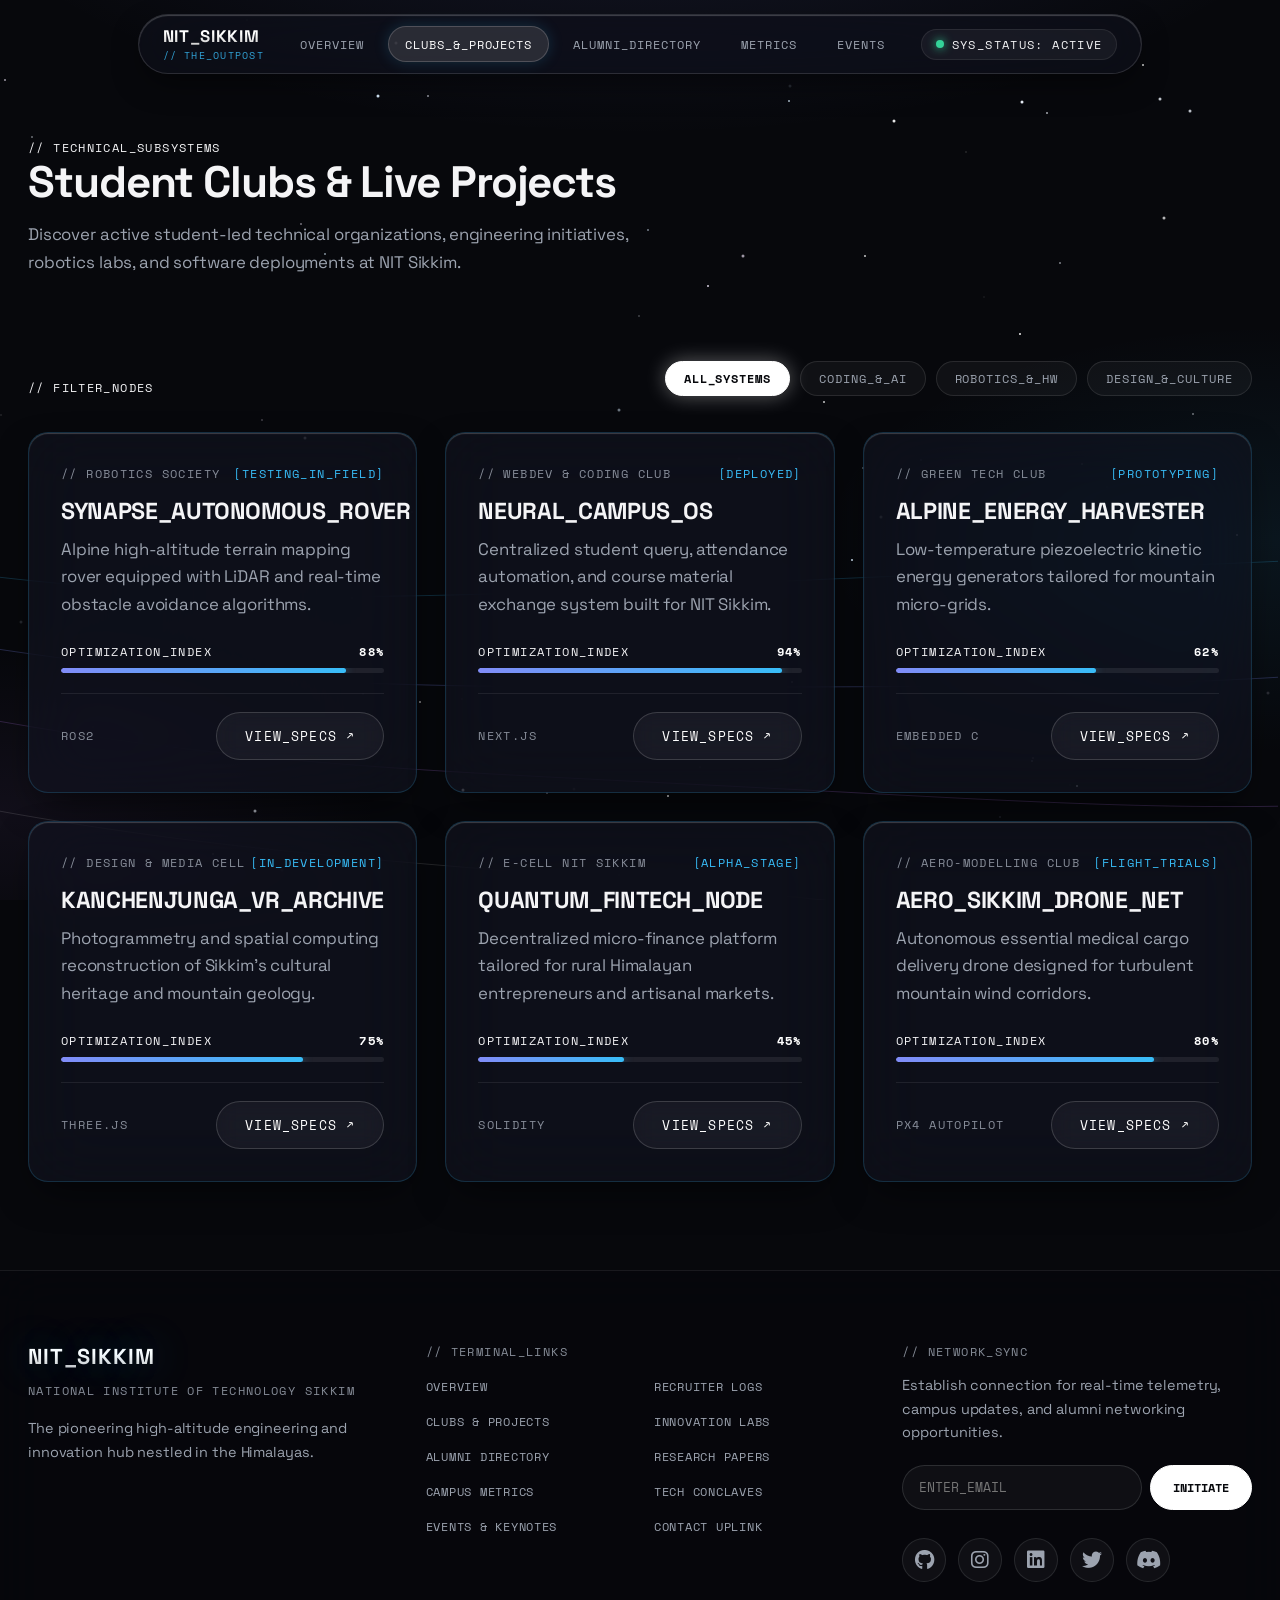
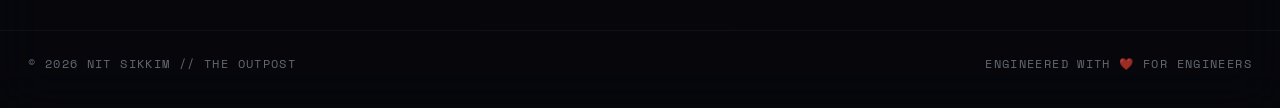
<file: pages/clubs.html>
<!DOCTYPE html>
<html lang="en">
<!--
  Clubs and project directory.
  Project cards are rendered from the shared dataset in script.js; keep the
  filter button data-filter values aligned with each project's category.
-->
<head>
  <!-- Resolve shared assets and site routes from the repository root. -->
  <base href="../">
  <meta charset="UTF-8">
  <meta name="viewport" content="width=device-width, initial-scale=1.0">
  <!-- Page metadata powers browser tabs, search previews, and social sharing. -->
  <title>CLUBS & PROJECTS // NIT SIKKIM</title>
  <meta name="description" content="Explore NIT Sikkim student clubs, engineering teams, and student-led technology, robotics, and creative projects.">
  <meta name="author" content="NIT Sikkim Creative Park">
  <meta name="theme-color" content="#07080c">
  <meta name="application-name" content="NIT Sikkim Creative Park">
  <meta name="apple-mobile-web-app-capable" content="yes">
  <meta name="apple-mobile-web-app-title" content="NIT Sikkim Creative Park">
  <meta name="apple-mobile-web-app-status-bar-style" content="black-translucent">
  <meta name="color-scheme" content="dark">
  <meta name="robots" content="index, follow">
  <meta name="referrer" content="strict-origin-when-cross-origin">
  <meta name="format-detection" content="telephone=no">
  <link rel="canonical" href="https://codersonet.github.io/nitsikkim-creatives/pages/clubs.html">
  <link rel="icon" href="favicon.svg" type="image/svg+xml">
  <link rel="mask-icon" href="favicon.svg" color="#e4e2e0">
  <link rel="apple-touch-icon" href="favicon.svg">
  <meta property="og:type" content="website">
  <meta property="og:site_name" content="NIT Sikkim Creative Park">
  <meta property="og:title" content="Clubs & Projects | NIT Sikkim Creative Park">
  <meta property="og:description" content="Explore NIT Sikkim student clubs, engineering teams, and student-led projects.">
  <meta property="og:url" content="https://codersonet.github.io/nitsikkim-creatives/pages/clubs.html">
  <meta property="og:locale" content="en_IN">
  <meta property="og:image" content="https://codersonet.github.io/nitsikkim-creatives/social-preview.svg">
  <meta property="og:image:secure_url" content="https://codersonet.github.io/nitsikkim-creatives/social-preview.svg">
  <meta property="og:image:type" content="image/svg+xml">
  <meta property="og:image:width" content="1200">
  <meta property="og:image:height" content="630">
  <meta property="og:image:alt" content="NIT Sikkim Creative Park: clubs, projects, alumni, and events">
  <meta name="twitter:card" content="summary_large_image">
  <meta name="twitter:title" content="Clubs & Projects | NIT Sikkim Creative Park">
  <meta name="twitter:description" content="Explore NIT Sikkim student clubs, engineering teams, and student-led projects.">
  <meta name="twitter:image" content="https://codersonet.github.io/nitsikkim-creatives/social-preview.svg">
  <meta name="twitter:image:alt" content="NIT Sikkim Creative Park: clubs, projects, alumni, and events">
  <link rel="preconnect" href="https://fonts.googleapis.com">
  <link rel="preconnect" href="https://fonts.gstatic.com" crossorigin>
  <link href="https://fonts.googleapis.com/css2?family=Space+Grotesk:wght@400;500;600;700&family=Space+Mono:wght@400;700&display=swap" rel="stylesheet">
  <link rel="stylesheet" href="styles.css">
  <link rel="stylesheet" href="stylesheets/clubs.css">
  <link rel="stylesheet" href="https://cdnjs.cloudflare.com/ajax/libs/font-awesome/6.4.0/css/all.min.css">
</head>
<body class="page-clubs">

  <canvas id="mountain-canvas"></canvas>

  <header class="navbar">
    <div class="nav-container">
      <a href="index.html" class="brand">
        <span class="brand-title">NIT_SIKKIM</span>
        <span class="label-mono brand-tag">// THE_OUTPOST</span>
      </a>
      
      <nav class="nav-links">
        <a href="index.html" class="nav-link">OVERVIEW</a>
        <a href="pages/clubs.html" class="nav-link">CLUBS_&_PROJECTS</a>
        <a href="pages/alumni.html" class="nav-link">ALUMNI_DIRECTORY</a>
        <a href="pages/metrics.html" class="nav-link">METRICS</a>
        <a href="pages/events.html" class="nav-link">EVENTS</a>
      </nav>

      <div class="nav-status">
        <span class="status-dot"></span>
        <span class="label-mono">SYS_STATUS: ACTIVE</span>
      </div>
    </div>
  </header>

  <main>
    <section class="page-header">
      <span class="label-mono">// TECHNICAL_SUBSYSTEMS</span>
      <h1 class="headline-lg">Student Clubs & Live Projects</h1>
      <p class="body-md">Discover active student-led technical organizations, engineering initiatives, robotics labs, and software deployments at NIT Sikkim.</p>
    </section>

    <section class="clubs-section">
      <div class="section-header">
        <span class="label-mono">// FILTER_NODES</span>
        <div class="filter-bar">
          <button class="filter-btn active" data-filter="all">ALL_SYSTEMS</button>
          <button class="filter-btn" data-filter="tech">CODING_&_AI</button>
          <button class="filter-btn" data-filter="robotics">ROBOTICS_&_HW</button>
          <button class="filter-btn" data-filter="creative">DESIGN_&_CULTURE</button>
        </div>
      </div>

      <div class="grid-container projects-grid" id="projects-container">
        <!-- Dynamic Cards Injected via JS -->
      </div>
    </section>
  </main>

  <div class="modal-overlay" id="project-modal">
    <div class="glass-card modal-content">
      <button class="modal-close" id="modal-close">&times;</button>
      <span class="label-mono" id="modal-club-tag">CLUB // DETAILED_SPECS</span>
      <h2 class="headline-lg" id="modal-title">Project Title</h2>
      <p class="body-md" id="modal-description">Detailed description will appear here.</p>
      
      <div class="modal-metrics">
        <div>
          <span class="label-mono">TECH_STACK</span>
          <p id="modal-stack" class="label-mono text-primary">-</p>
        </div>
        <div>
          <span class="label-mono">STATUS</span>
          <p id="modal-status" class="label-mono text-primary">-</p>
        </div>
      </div>

      <div class="modal-actions">
        <a href="#" class="btn btn-primary" target="_blank">REQUEST_COLLABORATION</a>
      </div>
    </div>
  </div>

  <div id="footer-container"></div>

  <script src="script.js"></script>
</body>
</html>
</file>
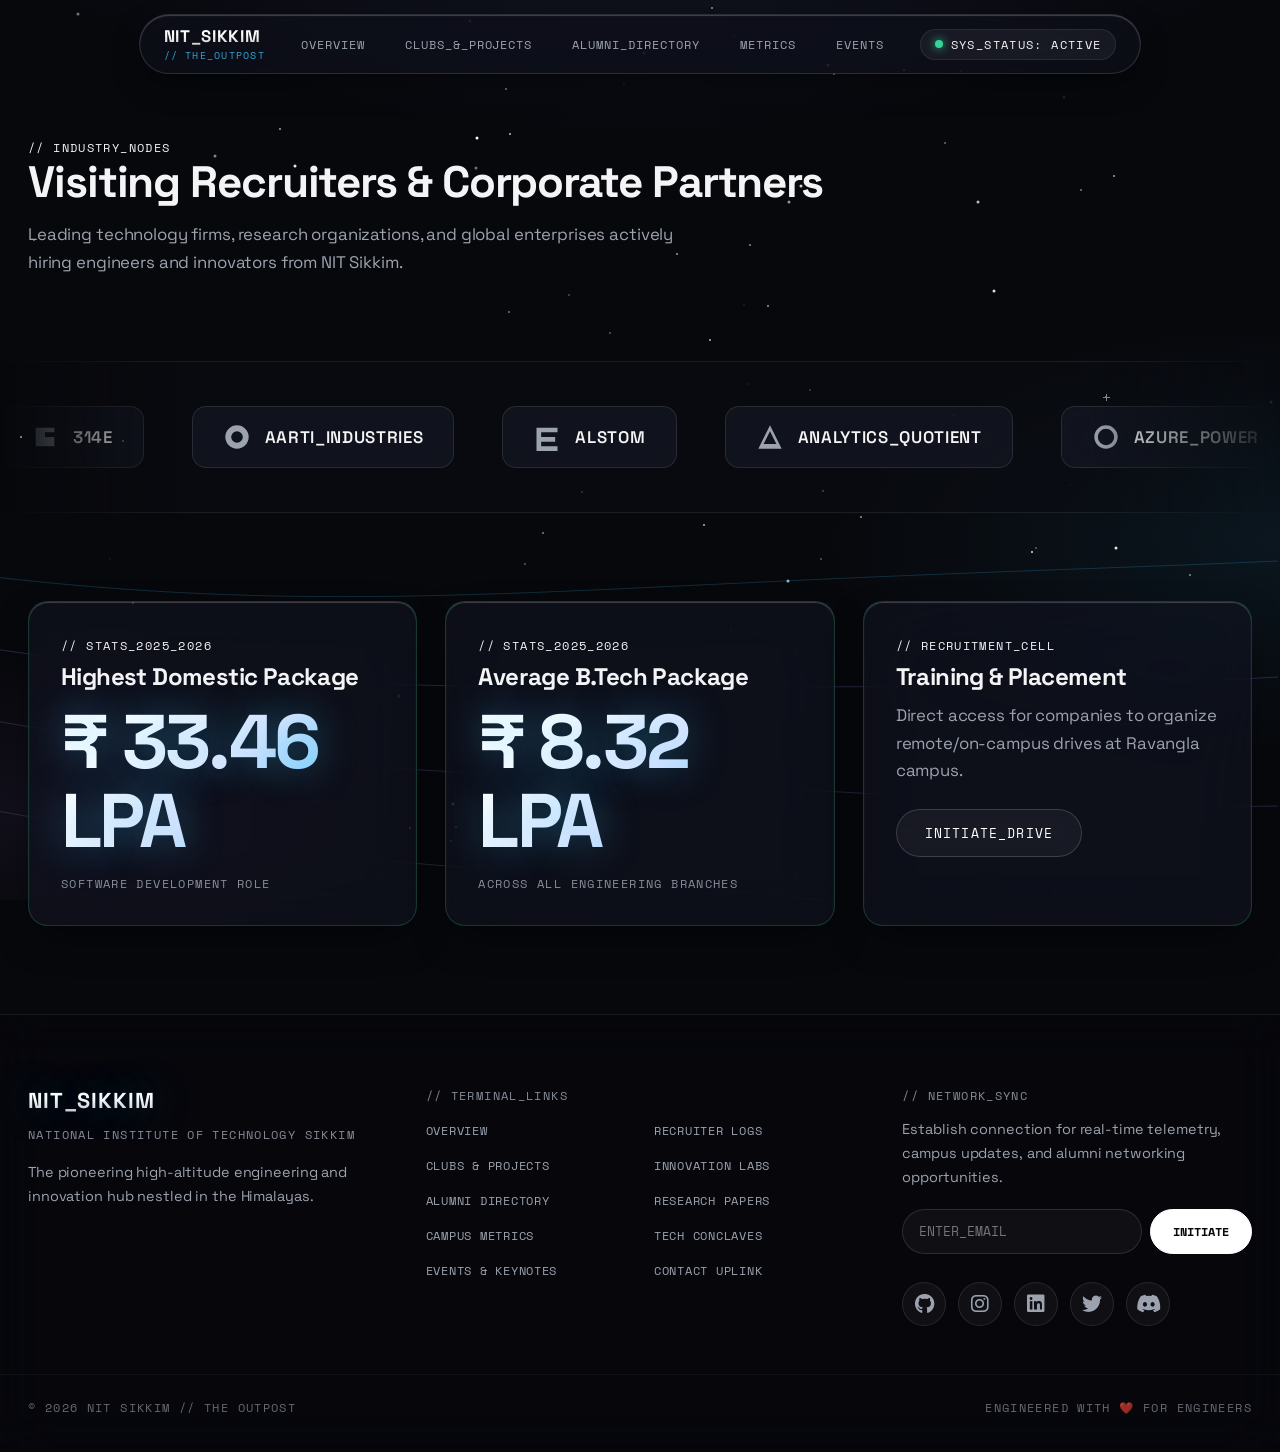
<file: pages/companies.html>
<!DOCTYPE html>
<html lang="en">
<!--
  Recruitment partner directory.
  Keep organization names, descriptions, and outbound links current; shared
  visual styles and interactive behaviors are provided by styles.css/script.js.
-->
<head>
  <!-- Resolve shared assets and site routes from the repository root. -->
  <base href="../">
  <meta charset="UTF-8">
  <meta name="viewport" content="width=device-width, initial-scale=1.0">
  <!-- Keep canonical and social URLs aligned with the deployed file path. -->
  <title>RECRUITMENT PARTNERS // NIT SIKKIM</title>
  <meta name="description" content="View organizations and recruitment partners connected with NIT Sikkim students and graduates.">
  <meta name="author" content="NIT Sikkim Creative Park">
  <meta name="theme-color" content="#07080c">
  <meta name="application-name" content="NIT Sikkim Creative Park">
  <meta name="apple-mobile-web-app-capable" content="yes">
  <meta name="apple-mobile-web-app-title" content="NIT Sikkim Creative Park">
  <meta name="apple-mobile-web-app-status-bar-style" content="black-translucent">
  <meta name="color-scheme" content="dark">
  <meta name="robots" content="index, follow">
  <meta name="referrer" content="strict-origin-when-cross-origin">
  <meta name="format-detection" content="telephone=no">
  <link rel="canonical" href="https://codersonet.github.io/nitsikkim-creatives/pages/companies.html">
  <link rel="icon" href="favicon.svg" type="image/svg+xml">
  <link rel="mask-icon" href="favicon.svg" color="#e4e2e0">
  <link rel="apple-touch-icon" href="favicon.svg">
  <meta property="og:type" content="website">
  <meta property="og:site_name" content="NIT Sikkim Creative Park">
  <meta property="og:title" content="Recruitment Partners | NIT Sikkim Creative Park">
  <meta property="og:description" content="View organizations and recruitment partners connected with NIT Sikkim students and graduates.">
  <meta property="og:url" content="https://codersonet.github.io/nitsikkim-creatives/pages/companies.html">
  <meta property="og:locale" content="en_IN">
  <meta property="og:image" content="https://codersonet.github.io/nitsikkim-creatives/social-preview.svg">
  <meta property="og:image:secure_url" content="https://codersonet.github.io/nitsikkim-creatives/social-preview.svg">
  <meta property="og:image:type" content="image/svg+xml">
  <meta property="og:image:width" content="1200">
  <meta property="og:image:height" content="630">
  <meta property="og:image:alt" content="NIT Sikkim Creative Park: clubs, projects, alumni, and events">
  <meta name="twitter:card" content="summary_large_image">
  <meta name="twitter:title" content="Recruitment Partners | NIT Sikkim Creative Park">
  <meta name="twitter:description" content="View organizations and recruitment partners connected with NIT Sikkim students and graduates.">
  <meta name="twitter:image" content="https://codersonet.github.io/nitsikkim-creatives/social-preview.svg">
  <meta name="twitter:image:alt" content="NIT Sikkim Creative Park: clubs, projects, alumni, and events">
  <link rel="preconnect" href="https://fonts.googleapis.com">
  <link rel="preconnect" href="https://fonts.gstatic.com" crossorigin>
  <link
    href="https://fonts.googleapis.com/css2?family=Space+Grotesk:wght@400;500;600;700&family=Space+Mono:wght@400;700&display=swap"
    rel="stylesheet">
  <link rel="stylesheet" href="styles.css">
  <link rel="stylesheet" href="stylesheets/companies.css">
  <link rel="stylesheet" href="https://cdnjs.cloudflare.com/ajax/libs/font-awesome/6.4.0/css/all.min.css">
</head>

<body class="page-companies">

  <canvas id="mountain-canvas"></canvas>

  <header class="navbar">
    <div class="nav-container">
      <a href="index.html" class="brand">
        <span class="brand-title">NIT_SIKKIM</span>
        <span class="label-mono brand-tag">// THE_OUTPOST</span>
      </a>

      <nav class="nav-links">
        <a href="index.html" class="nav-link">OVERVIEW</a>
        <a href="pages/clubs.html" class="nav-link">CLUBS_&_PROJECTS</a>
        <a href="pages/alumni.html" class="nav-link">ALUMNI_DIRECTORY</a>
        <a href="pages/metrics.html" class="nav-link">METRICS</a>
        <a href="pages/events.html" class="nav-link">EVENTS</a>
      </nav>

      <div class="nav-status">
        <span class="status-dot"></span>
        <span class="label-mono">SYS_STATUS: ACTIVE</span>
      </div>
    </div>
  </header>

  <main>
    <section class="page-header">
      <span class="label-mono">// INDUSTRY_NODES</span>
      <h1 class="headline-lg">Visiting Recruiters & Corporate Partners</h1>
      <p class="body-md">Leading technology firms, research organizations, and global enterprises actively hiring
        engineers and innovators from NIT Sikkim.</p>
    </section>

    <!-- Endless Continuous Marquee Section -->
    <section class="marquee-wrapper">
      <div class="marquee-track">
        <!-- ROW 1 -->
        <div class="company-badge">
          <svg class="company-logo-svg" viewBox="0 0 24 24">
            <path d="M4 4h16v4H12v4h8v8H4V4z" />
          </svg>
          <span class="company-name">314E</span>
        </div>

        <div class="company-badge">
          <svg class="company-logo-svg" viewBox="0 0 24 24">
            <path d="M12 2A10 10 0 1 0 22 12 10 10 0 0 0 12 2zm0 15a5 5 0 1 1 5-5 5 5 0 0 1-5 5z" />
          </svg>
          <span class="company-name">AARTI_INDUSTRIES</span>
        </div>

        <div class="company-badge">
          <svg class="company-logo-svg" viewBox="0 0 24 24">
            <path d="M3 4h18v4H7v4h12v4H7v4h14v4H3V4z" />
          </svg>
          <span class="company-name">ALSTOM</span>
        </div>

        <div class="company-badge">
          <svg class="company-logo-svg" viewBox="0 0 24 24">
            <path d="M12 2L2 22h20L12 2zm0 5l5.5 11h-11L12 7z" />
          </svg>
          <span class="company-name">ANALYTICS_QUOTIENT</span>
        </div>

        <div class="company-badge">
          <svg class="company-logo-svg" viewBox="0 0 24 24">
            <path d="M12 2a10 10 0 100 20 10 10 0 000-20zm0 3a7 7 0 110 14 7 7 0 010-14z" />
          </svg>
          <span class="company-name">AZURE_POWER</span>
        </div>

        <div class="company-badge">
          <svg class="company-logo-svg" viewBox="0 0 24 24">
            <path d="M12 2L2 7l10 5 10-5-10-5zM2 17l10 5 10-5M2 12l10 5 10-5" />
          </svg>
          <span class="company-name">BAKER_HUGHES</span>
        </div>

        <div class="company-badge">
          <svg class="company-logo-svg" viewBox="0 0 24 24">
            <path d="M12 2a10 10 0 100 20 10 10 0 000-20zm0 4a6 6 0 110 12 6 6 0 010-12z" />
          </svg>
          <span class="company-name">BOSCH</span>
        </div>

        <!-- ROW 2 -->
        <div class="company-badge">
          <svg class="company-logo-svg" viewBox="0 0 24 24">
            <path d="M4 4h10a4 4 0 0 1 0 8H4V4zm0 8h11a4 4 0 0 1 0 8H4v-8z" />
          </svg>
          <span class="company-name">BYJUS</span>
        </div>

        <div class="company-badge">
          <svg class="company-logo-svg" viewBox="0 0 24 24">
            <path d="M12 2a10 10 0 1 0 10 10A10.011 10.011 0 0 0 12 2zm0 16a6 6 0 1 1 6-6 6.007 6.007 0 0 1-6 6z" />
          </svg>
          <span class="company-name">C_DAC</span>
        </div>

        <div class="company-badge">
          <svg class="company-logo-svg" viewBox="0 0 24 24">
            <path d="M12 2a10 10 0 100 20 10 10 0 000-20zm4 11H8v-2h8v2z" />
          </svg>
          <span class="company-name">CAPGEMINI</span>
        </div>

        <div class="company-badge">
          <svg class="company-logo-svg" viewBox="0 0 24 24">
            <path d="M12 2a10 10 0 1 0 10 10A10 10 0 0 0 12 2zm0 14a4 4 0 1 1 4-4 4 4 0 0 1-4 4z" />
          </svg>
          <span class="company-name">CGI</span>
        </div>

        <div class="company-badge">
          <svg class="company-logo-svg" viewBox="0 0 24 24">
            <path d="M12 2L2 12l10 10 10-10L12 2zm0 4.5l6.5 6.5-6.5 6.5L5.5 13 12 6.5z" />
          </svg>
          <span class="company-name">COGNIZANT</span>
        </div>

        <div class="company-badge">
          <svg class="company-logo-svg" viewBox="0 0 24 24">
            <path d="M4 4h8a8 8 0 0 1 0 16H4V4zm4 4v8h4a4 4 0 0 0 0-8H8z" />
          </svg>
          <span class="company-name">DALMIA_BHARAT</span>
        </div>

        <div class="company-badge">
          <svg class="company-logo-svg" viewBox="0 0 24 24">
            <path d="M12 2A10 10 0 0 0 2 12a10 10 0 0 0 10 10 10 10 0 0 0 10-10A10 10 0 0 0 12 2zm3 13h-6V9h6v6z" />
          </svg>
          <span class="company-name">GRAB</span>
        </div>

        <!-- ROW 3 -->
        <div class="company-badge">
          <svg class="company-logo-svg" viewBox="0 0 24 24">
            <path d="M12 2L1 21h22L12 2zm0 4.5l7.5 13h-15l7.5-13z" />
          </svg>
          <span class="company-name">DELOITTE</span>
        </div>

        <div class="company-badge">
          <svg class="company-logo-svg" viewBox="0 0 24 24">
            <path d="M4 4h16v4H8v4h12v8H4V4z" />
          </svg>
          <span class="company-name">DASSAULT_SYSTEMES</span>
        </div>

        <div class="company-badge">
          <svg class="company-logo-svg" viewBox="0 0 24 24">
            <path d="M6 4h12v4H10v4h8v4H10v4H6V4z" />
          </svg>
          <span class="company-name">ELITMUS</span>
        </div>

        <div class="company-badge">
          <svg class="company-logo-svg" viewBox="0 0 24 24">
            <path d="M4 4h4v16H4V4zm6 0h10v4H14v2h6v4h-6v6h-4V4z" />
          </svg>
          <span class="company-name">INFOSYS</span>
        </div>

        <div class="company-badge">
          <svg class="company-logo-svg" viewBox="0 0 24 24">
            <path d="M2 4h20v2H2V4zm0 4h20v2H2V8zm0 4h20v2H2v-2zm0 4h20v2H2v-2z" />
          </svg>
          <span class="company-name">IBM</span>
        </div>

        <div class="company-badge">
          <svg class="company-logo-svg" viewBox="0 0 24 24">
            <path d="M12 2a10 10 0 1 0 10 10A10 10 0 0 0 12 2zm1 14h-2V8h2v8z" />
          </svg>
          <span class="company-name">INVENIOLSI</span>
        </div>

        <div class="company-badge">
          <svg class="company-logo-svg" viewBox="0 0 24 24">
            <path d="M12 2a10 10 0 100 20 10 10 0 000-20zm1 14.5h-2v-2h2v2zm0-4h-2V7h2v5.5z" />
          </svg>
          <span class="company-name">INTEL</span>
        </div>

        <!-- ROW 4 -->
        <div class="company-badge">
          <svg class="company-logo-svg" viewBox="0 0 24 24">
            <path d="M12 2L2 8v8l10 6 10-6V8L12 2zm0 4l6 3.5v5L12 18l-6-3.5v-5L12 6z" />
          </svg>
          <span class="company-name">INDIAMART</span>
        </div>

        <div class="company-badge">
          <svg class="company-logo-svg" viewBox="0 0 24 24">
            <path d="M4 4h4v16H4V4zm6 0l4 8 4-8h4l-6 12v4h-4v-4L10 4z" />
          </svg>
          <span class="company-name">IVY</span>
        </div>

        <div class="company-badge">
          <svg class="company-logo-svg" viewBox="0 0 24 24">
            <path d="M12 2A10 10 0 1 0 22 12 10 10 0 0 0 12 2zm-1 15h-2v-6h2v6zm4 0h-2V7h2v10z" />
          </svg>
          <span class="company-name">JUSPAY</span>
        </div>

        <div class="company-badge">
          <svg class="company-logo-svg" viewBox="0 0 24 24">
            <path d="M4 4h4v12h8v4H4V4z" />
          </svg>
          <span class="company-name">LTI</span>
        </div>

        <div class="company-badge">
          <svg class="company-logo-svg" viewBox="0 0 24 24">
            <path d="M12 2L2 7v10l10 5 10-5V7L12 2zm0 4l6 3v6l-6 3-6-3V9l6-3z" />
          </svg>
          <span class="company-name">MCAFEE</span>
        </div>

        <div class="company-badge">
          <svg class="company-logo-svg" viewBox="0 0 24 24">
            <path d="M2 4h4l6 10 6-10h4v16h-4V10l-6 10L6 10v10H2V4z" />
          </svg>
          <span class="company-name">MAQ_SOFTWARE</span>
        </div>

        <div class="company-badge">
          <svg class="company-logo-svg" viewBox="0 0 24 24">
            <path d="M12 2L2 22h5l5-10 5 10h5L12 2z" />
          </svg>
          <span class="company-name">MARUTI_SUZUKI</span>
        </div>

        <!-- ROW 5 -->
        <div class="company-badge">
          <svg class="company-logo-svg" viewBox="0 0 24 24">
            <path d="M12 0L1.75 6v12L12 24l10.25-6V6L12 0zm0 2.8l7.5 4.4v8.8L12 20.4l-7.5-4.4V7.2L12 2.8z" />
          </svg>
          <span class="company-name">NVIDIA</span>
        </div>

        <div class="company-badge">
          <svg class="company-logo-svg" viewBox="0 0 24 24">
            <path
              d="M16 4H8C3.58 4 0 7.58 0 12s3.58 8 8 8h8c4.42 0 8-3.58 8-8s-3.58-8-8-8zm0 12H8c-2.21 0-4-1.79-4-4s1.79-4 4-4h8c2.21 0 4 1.79 4 4s-1.79 4-4 4z" />
          </svg>
          <span class="company-name">ORACLE</span>
        </div>

        <div class="company-badge">
          <svg class="company-logo-svg" viewBox="0 0 24 24">
            <path d="M2 4h9v16H2V4zm11 0h9v16h-9V4z" />
          </svg>
          <span class="company-name">PUBLICIS_SAPIENT</span>
        </div>

        <div class="company-badge">
          <svg class="company-logo-svg" viewBox="0 0 24 24">
            <path d="M11 2h2v7h-2V2zm-7 8h16v2H4v-2zm7 4h2v8h-2v-8z" />
          </svg>
          <span class="company-name">POWERGRID</span>
        </div>

        <div class="company-badge">
          <svg class="company-logo-svg" viewBox="0 0 24 24">
            <path d="M3 6h18v3H6v3h15v6H3v-3h15v-3H3V6z" />
          </svg>
          <span class="company-name">SIEMENS</span>
        </div>

        <div class="company-badge">
          <svg class="company-logo-svg" viewBox="0 0 24 24">
            <path d="M4 4h16v4H8v3h12v9H4v-4h12v-1H4V4z" />
          </svg>
          <span class="company-name">SONATA_SOFTWARE</span>
        </div>

        <!-- ROW 6 -->
        <div class="company-badge">
          <svg class="company-logo-svg" viewBox="0 0 24 24">
            <path d="M12 2C6.48 2 2 6.48 2 12s4.48 10 10 10 10-4.48 10-10S17.52 2 12 2zm-1 14H9V8h2v8zm4 0h-2V8h2v8z" />
          </svg>
          <span class="company-name">SAMSUNG</span>
        </div>

        <div class="company-badge">
          <svg class="company-logo-svg" viewBox="0 0 24 24">
            <path
              d="M19.35 10.04A7.49 7.49 0 0 0 12 4C9.11 4 6.6 5.64 5.35 8.04A5.994 5.994 0 0 0 0 14c0 3.31 2.69 6 6 6h13c2.76 0 5-2.24 5-5 0-2.64-2.05-4.78-4.65-4.96z" />
          </svg>
          <span class="company-name">SALESFORCE</span>
        </div>

        <div class="company-badge">
          <svg class="company-logo-svg" viewBox="0 0 24 24">
            <path d="M2 4h20v4H14v12h-4V8H2V4z" />
          </svg>
          <span class="company-name">TCS</span>
        </div>

        <div class="company-badge">
          <svg class="company-logo-svg" viewBox="0 0 24 24">
            <path d="M4 4h16v4h-6v12h-4V8H4V4z" />
          </svg>
          <span class="company-name">TERADATA</span>
        </div>

        <div class="company-badge">
          <svg class="company-logo-svg" viewBox="0 0 24 24">
            <path d="M2 4h20v4h-8v12h-4V8H2V4z" />
          </svg>
          <span class="company-name">TMEIC</span>
        </div>

        <div class="company-badge">
          <svg class="company-logo-svg" viewBox="0 0 24 24">
            <path d="M12 2L2 22h20L12 2zm0 6l4 10H8l4-10z" />
          </svg>
          <span class="company-name">TREDENCE</span>
        </div>

        <!-- ROW 7 -->
        <div class="company-badge">
          <svg class="company-logo-svg" viewBox="0 0 24 24">
            <path d="M4 4h16v3H4V4zm0 6h16v3H4v-3zm0 6h10v4H4v-4z" />
          </svg>
          <span class="company-name">TECH_MAHINDRA</span>
        </div>

        <div class="company-badge">
          <svg class="company-logo-svg" viewBox="0 0 24 24">
            <path d="M12 2a10 10 0 1 0 10 10A10 10 0 0 0 12 2zm0 15a5 5 0 1 1 5-5 5 5 0 0 1-5 5z" />
          </svg>
          <span class="company-name">UBISOFT</span>
        </div>

        <div class="company-badge">
          <svg class="company-logo-svg" viewBox="0 0 24 24">
            <path d="M12 2L4 18h16L12 2zm0 5l3.5 7h-7L12 7z" />
          </svg>
          <span class="company-name">VEDANTA</span>
        </div>
      </div>
    </section>

        <!-- Detailed Recruiter Placement Overview -->
        <section class="companies-section">
          <div class="grid-container" style="grid-template-columns: repeat(auto-fit, minmax(300px, 1fr));">
            <div class="glass-card">
              <span class="label-mono">// STATS_2025_2026</span>
              <h3 class="headline-lg" style="font-size: 1.5rem; margin-top: 8px;">Highest Domestic Package</h3>
              <h2 class="headline-xl text-glow" style="margin: 12px 0;">₹ 33.46 LPA</h2>
              <span class="label-mono text-muted">SOFTWARE DEVELOPMENT ROLE</span>
            </div>

            <div class="glass-card">
              <span class="label-mono">// STATS_2025_2026</span>
              <h3 class="headline-lg" style="font-size: 1.5rem; margin-top: 8px;">Average B.Tech Package</h3>
              <h2 class="headline-xl text-glow" style="margin: 12px 0;">₹ 8.32 LPA</h2>
              <span class="label-mono text-muted">ACROSS ALL ENGINEERING BRANCHES</span>
            </div>

            <div class="glass-card">
              <span class="label-mono">// RECRUITMENT_CELL</span>
              <h3 class="headline-lg" style="font-size: 1.5rem; margin-top: 8px;">Training & Placement</h3>
              <p class="body-md" style="margin: 12px 0;">Direct access for companies to organize remote/on-campus drives
                at Ravangla campus.</p>
              <a href="#" class="btn btn-ghost" style="margin-top: 12px;">INITIATE_DRIVE</a>
            </div>
          </div>
        </section>
  </main>

  <div id="footer-container"></div>

  <script src="script.js"></script>
</body>

</html>
</file>
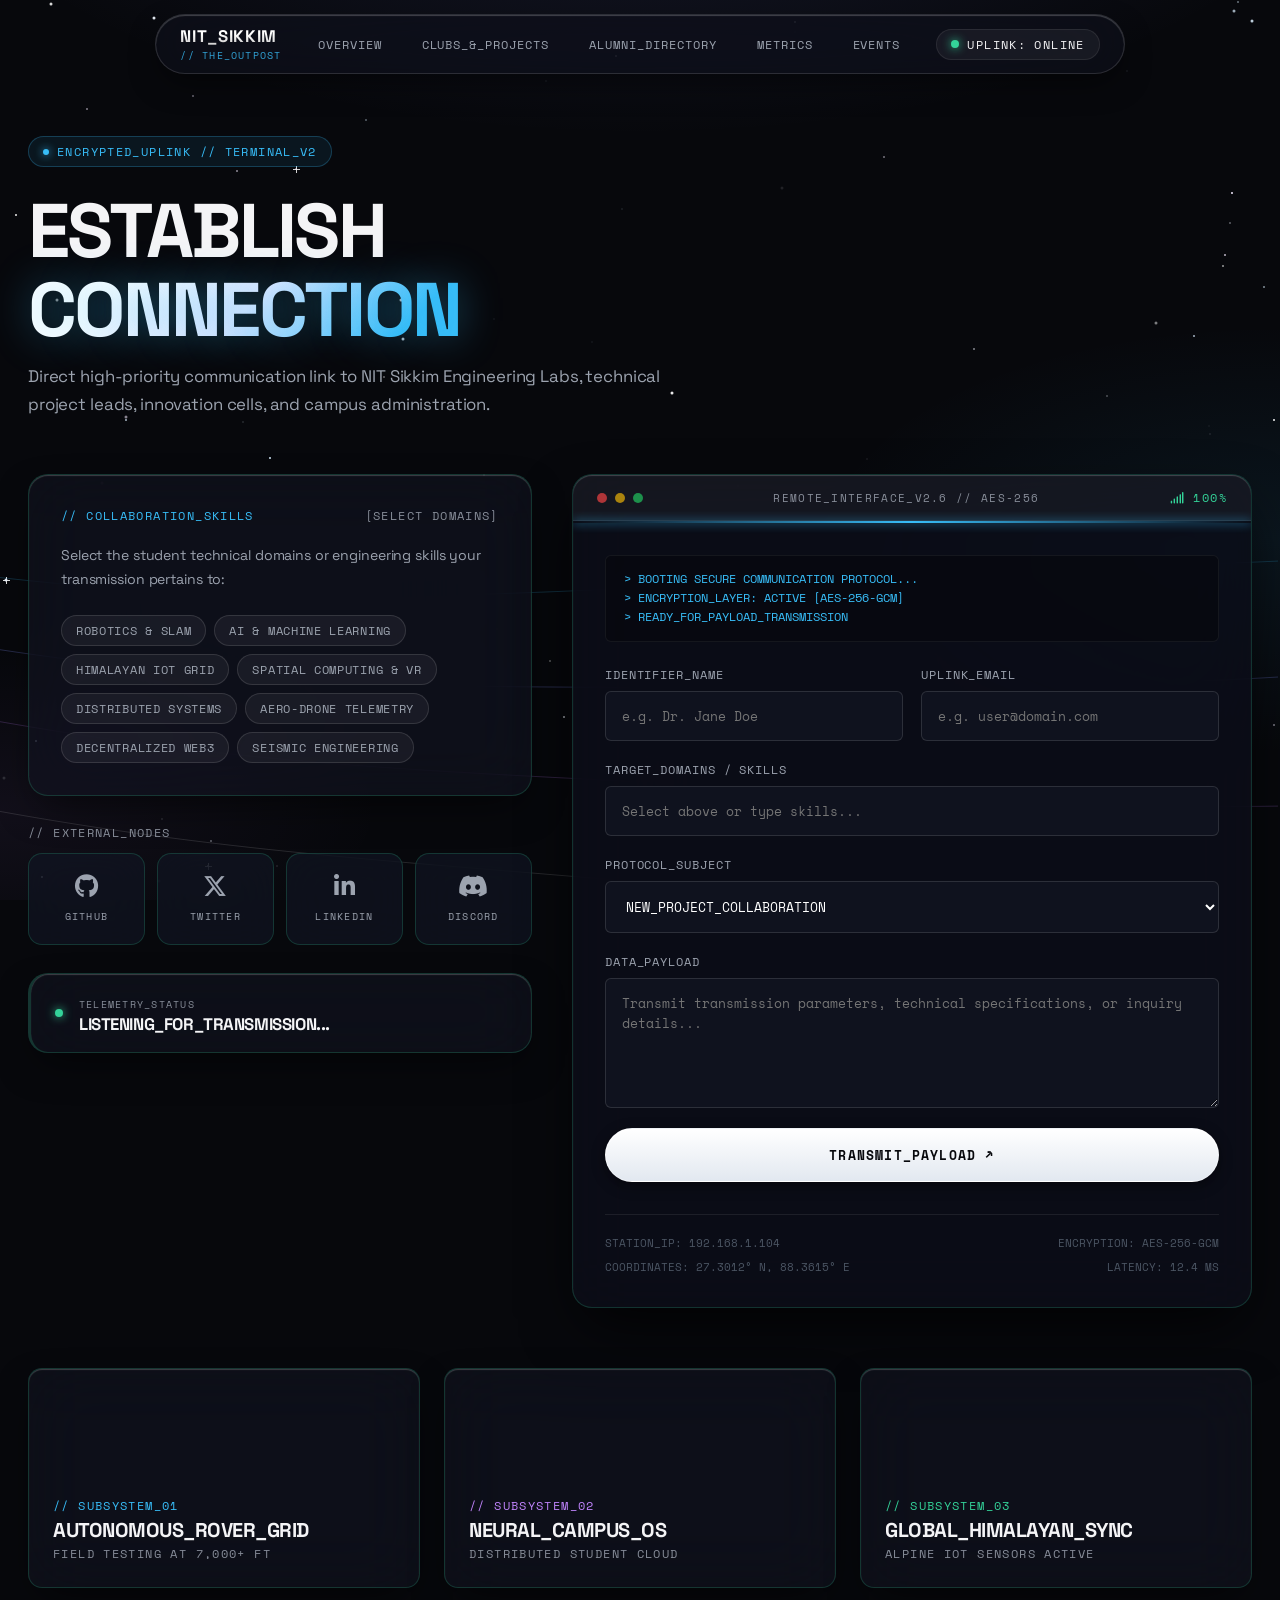
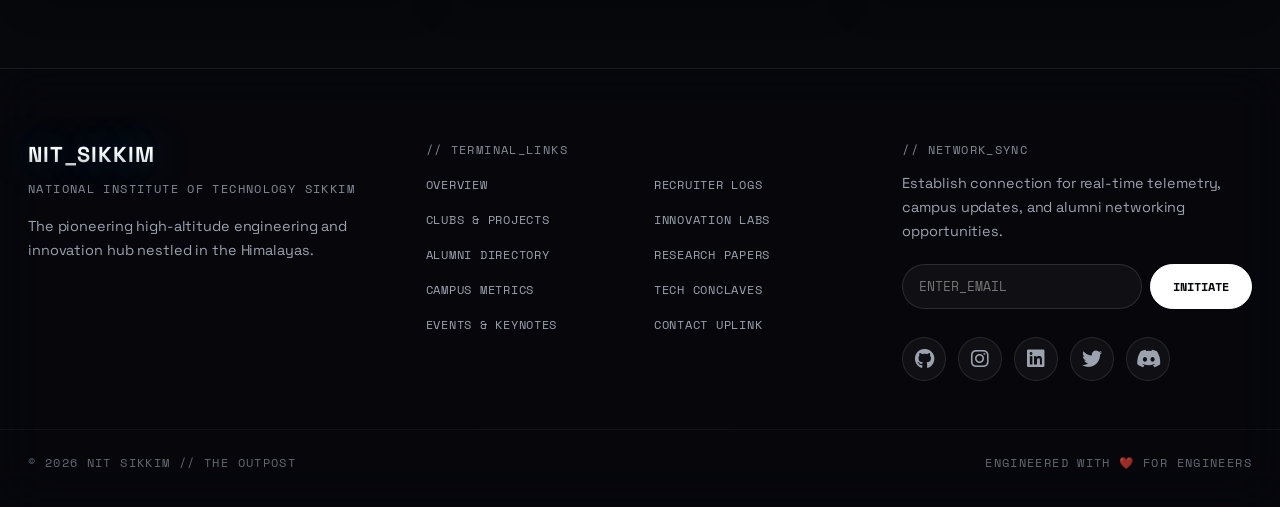
<file: pages/contact.html>
<!DOCTYPE html>
<html lang="en">
<!--
  Contact interface and skills selector.
  This page currently demonstrates client-side interactions only: its form
  does not transmit or store submissions. See docs/support.md before presenting
  it as a live support channel.
-->
<head>
  <!-- Resolve shared assets and site routes from the repository root. -->
  <base href="../">
  <meta charset="UTF-8">
  <meta name="viewport" content="width=device-width, initial-scale=1.0">
  <!-- Keep canonical and social URLs aligned with this nested page's deployed path. -->
  <title>ESTABLISH CONNECTION // NIT SIKKIM</title>
  <meta name="description" content="Explore the NIT Sikkim Creative Park contact interface and campus organization links.">
  <meta name="author" content="NIT Sikkim Creative Park">
  <meta name="theme-color" content="#07080c">
  <meta name="application-name" content="NIT Sikkim Creative Park">
  <meta name="apple-mobile-web-app-capable" content="yes">
  <meta name="apple-mobile-web-app-title" content="NIT Sikkim Creative Park">
  <meta name="apple-mobile-web-app-status-bar-style" content="black-translucent">
  <meta name="color-scheme" content="dark">
  <meta name="robots" content="index, follow">
  <meta name="referrer" content="strict-origin-when-cross-origin">
  <meta name="format-detection" content="telephone=no">
  <link rel="canonical" href="https://codersonet.github.io/nitsikkim-creatives/pages/contact.html">
  <link rel="icon" href="favicon.svg" type="image/svg+xml">
  <link rel="mask-icon" href="favicon.svg" color="#e4e2e0">
  <link rel="apple-touch-icon" href="favicon.svg">
  <meta property="og:type" content="website">
  <meta property="og:site_name" content="NIT Sikkim Creative Park">
  <meta property="og:title" content="Contact | NIT Sikkim Creative Park">
  <meta property="og:description" content="Open the NIT Sikkim Creative Park contact interface and explore contact options.">
  <meta property="og:url" content="https://codersonet.github.io/nitsikkim-creatives/pages/contact.html">
  <meta property="og:locale" content="en_IN">
  <meta property="og:image" content="https://codersonet.github.io/nitsikkim-creatives/social-preview.svg">
  <meta property="og:image:secure_url" content="https://codersonet.github.io/nitsikkim-creatives/social-preview.svg">
  <meta property="og:image:type" content="image/svg+xml">
  <meta property="og:image:width" content="1200">
  <meta property="og:image:height" content="630">
  <meta property="og:image:alt" content="NIT Sikkim Creative Park: clubs, projects, alumni, and events">
  <meta name="twitter:card" content="summary_large_image">
  <meta name="twitter:title" content="Contact | NIT Sikkim Creative Park">
  <meta name="twitter:description" content="Open the NIT Sikkim Creative Park contact interface and explore contact options.">
  <meta name="twitter:image" content="https://codersonet.github.io/nitsikkim-creatives/social-preview.svg">
  <meta name="twitter:image:alt" content="NIT Sikkim Creative Park: clubs, projects, alumni, and events">
  <link rel="preconnect" href="https://fonts.googleapis.com">
  <link rel="preconnect" href="https://fonts.gstatic.com" crossorigin>
  <link href="https://fonts.googleapis.com/css2?family=Space+Grotesk:wght@400;500;600;700&family=Space+Mono:wght@400;700&display=swap" rel="stylesheet">
  <link rel="stylesheet" href="styles.css">
  <link rel="stylesheet" href="stylesheets/contact.css">
  <link rel="stylesheet" href="https://cdnjs.cloudflare.com/ajax/libs/font-awesome/6.4.0/css/all.min.css">
</head>
<body class="page-contact">

  <canvas id="mountain-canvas"></canvas>

  <header class="navbar">
    <div class="nav-container">
      <a href="index.html" class="brand">
        <span class="brand-title">NIT_SIKKIM</span>
        <span class="label-mono brand-tag">// THE_OUTPOST</span>
      </a>
      
      <nav class="nav-links">
        <a href="index.html" class="nav-link">OVERVIEW</a>
        <a href="pages/clubs.html" class="nav-link">CLUBS_&_PROJECTS</a>
        <a href="pages/alumni.html" class="nav-link">ALUMNI_DIRECTORY</a>
        <a href="pages/metrics.html" class="nav-link">METRICS</a>
        <a href="pages/events.html" class="nav-link">EVENTS</a>
      </nav>

      <div class="nav-status">
        <span class="status-dot"></span>
        <span class="label-mono">UPLINK: ONLINE</span>
      </div>
    </div>
  </header>

  <main>
    <section class="page-header">
      <div class="hud-badge">
        <span class="label-mono">ENCRYPTED_UPLINK // TERMINAL_V2</span>
      </div>
      <h1 class="headline-xl">ESTABLISH<br><span class="text-glow">CONNECTION</span></h1>
      <p class="body-md">
        Direct high-priority communication link to NIT Sikkim Engineering Labs, technical project leads, innovation cells, and campus administration.
      </p>
    </section>

    <section class="contact-section">
      <div class="grid-container contact-layout">
        <!-- Left Column: Skills Matrix, Social Nodes & Status -->
        <div class="contact-info-col">
          <!-- Skills Matrix Selector -->
          <div class="glass-card skills-matrix-wrapper">
            <div class="card-header" style="margin-bottom: 8px;">
              <span class="label-mono" style="color: var(--wwdc-cyan);">// COLLABORATION_SKILLS</span>
              <span class="label-mono text-muted">[SELECT DOMAINS]</span>
            </div>
            <p class="body-md" style="font-size: 0.88rem; margin-bottom: 12px;">
              Select the student technical domains or engineering skills your transmission pertains to:
            </p>
            <div class="skills-matrix" id="skillsMatrix">
              <span class="skill-tag" data-skill="AUTONOMOUS_ROBOTICS">ROBOTICS & SLAM</span>
              <span class="skill-tag" data-skill="AI_DISTRIBUTED_ML">AI & MACHINE LEARNING</span>
              <span class="skill-tag" data-skill="HIMALAYAN_IOT">HIMALAYAN IOT GRID</span>
              <span class="skill-tag" data-skill="SPATIAL_COMPUTING">SPATIAL COMPUTING & VR</span>
              <span class="skill-tag" data-skill="FULLSTACK_SYSTEMS">DISTRIBUTED SYSTEMS</span>
              <span class="skill-tag" data-skill="AEROSPACE_DRONES">AERO-DRONE TELEMETRY</span>
              <span class="skill-tag" data-skill="QUANTUM_FINTECH">DECENTRALIZED WEB3</span>
              <span class="skill-tag" data-skill="SEISMIC_CIVIL">SEISMIC ENGINEERING</span>
            </div>
          </div>

          <!-- External Social Nodes -->
          <div class="space-y-4">
            <span class="label-mono text-muted" style="display: block; margin-bottom: 12px;">// EXTERNAL_NODES</span>
            <div class="social-nodes-grid">
              <a href="https://github.com/opb_nitsikkim" target="_blank" class="social-node-card">
                <i class="fa-brands fa-github"></i>
                <span class="label-mono" style="font-size: 0.65rem;">GITHUB</span>
              </a>
              <a href="https://twitter.com/opb_nitsikkim" target="_blank" class="social-node-card">
                <i class="fa-brands fa-x-twitter"></i>
                <span class="label-mono" style="font-size: 0.65rem;">TWITTER</span>
              </a>
              <a href="https://www.linkedin.com/school/opb-nit-sikkim/" target="_blank" class="social-node-card">
                <i class="fa-brands fa-linkedin-in"></i>
                <span class="label-mono" style="font-size: 0.65rem;">LINKEDIN</span>
              </a>
              <a href="https://discord.com/invite/MD2sD4yRvw" target="_blank" class="social-node-card">
                <i class="fa-brands fa-discord"></i>
                <span class="label-mono" style="font-size: 0.65rem;">DISCORD</span>
              </a>
            </div>
          </div>

          <!-- Live Uplink Telemetry Status -->
          <div class="glass-card contact-status-card">
            <div class="status-dot"></div>
            <div>
              <span class="label-mono text-muted" style="font-size: 0.65rem;">TELEMETRY_STATUS</span>
              <h4 class="headline-lg" style="font-size: 1.05rem; margin-top: 2px;">LISTENING_FOR_TRANSMISSION...</h4>
            </div>
          </div>
        </div>

        <!-- Right Column: Futuristic Terminal Window -->
        <div class="terminal-window glass-card">
          <div class="terminal-bar">
            <div class="term-dots">
              <span class="term-dot red"></span>
              <span class="term-dot yellow"></span>
              <span class="term-dot green"></span>
            </div>
            <span class="label-mono text-muted" style="font-size: 0.68rem;">REMOTE_INTERFACE_V2.6 // AES-256</span>
            <span class="label-mono" style="color: var(--wwdc-emerald);"><i class="fa-solid fa-signal"></i> 100%</span>
          </div>

          <div class="terminal-scanline"></div>

          <div class="terminal-body">
            <div class="terminal-prompt-box">
              <p>&gt; BOOTING SECURE COMMUNICATION PROTOCOL...</p>
              <p>&gt; ENCRYPTION_LAYER: ACTIVE [AES-256-GCM]</p>
              <p>&gt; READY_FOR_PAYLOAD_TRANSMISSION</p>
            </div>

            <form class="terminal-form" id="contactTerminalForm">
              <div class="form-group-row">
                <div class="terminal-field">
                  <label for="identifierName">IDENTIFIER_NAME</label>
                  <input type="text" id="identifierName" class="terminal-input" placeholder="e.g. Dr. Jane Doe" required>
                </div>
                <div class="terminal-field">
                  <label for="uplinkEmail">UPLINK_EMAIL</label>
                  <input type="email" id="uplinkEmail" class="terminal-input" placeholder="e.g. user@domain.com" required>
                </div>
              </div>

              <div class="terminal-field">
                <label for="selectedSkillsInput">TARGET_DOMAINS / SKILLS</label>
                <input type="text" id="selectedSkillsInput" class="terminal-input" placeholder="Select above or type skills..." readonly>
              </div>

              <div class="terminal-field">
                <label for="protocolSubject">PROTOCOL_SUBJECT</label>
                <select id="protocolSubject" class="terminal-select">
                  <option value="PROJECT_COLLABORATION">NEW_PROJECT_COLLABORATION</option>
                  <option value="CAMPUS_RECRUITMENT">CAMPUS_RECRUITMENT_DRIVE</option>
                  <option value="RESEARCH_PARTNERSHIP">RESEARCH_&_PATENT_INQUIRY</option>
                  <option value="ALUMNI_NETWORKING">ALUMNI_NETWORKING_SYNC</option>
                  <option value="SYSTEM_FEEDBACK">SYSTEM_FEEDBACK_&_SUPPORT</option>
                </select>
              </div>

              <div class="terminal-field">
                <label for="dataPayload">DATA_PAYLOAD</label>
                <textarea id="dataPayload" class="terminal-textarea" rows="5" placeholder="Transmit transmission parameters, technical specifications, or inquiry details..." required></textarea>
              </div>

              <button type="submit" class="btn btn-primary" id="transmitBtn" style="width: 100%; padding: 16px;">
                <span id="transmitText">TRANSMIT_PAYLOAD ↗</span>
              </button>
            </form>

            <div class="terminal-telemetry">
              <div>STATION_IP: 192.168.1.104</div>
              <div style="text-align: right;">ENCRYPTION: AES-256-GCM</div>
              <div>COORDINATES: 27.3012° N, 88.3615° E</div>
              <div style="text-align: right;">LATENCY: 12.4 MS</div>
            </div>
          </div>
        </div>
      </div>

      <!-- Visual Preview Nodes -->
      <div class="grid-container visual-showcase-grid">
        <div class="glass-card visual-preview-card">
          <div class="card-bg-img" style="background-image: url('https://images.unsplash.com/photo-1518770660439-4636190af475?auto=format&fit=crop&w=800&q=80');"></div>
          <div style="position: relative; z-index: 2;">
            <span class="label-mono" style="color: var(--wwdc-cyan);">// SUBSYSTEM_01</span>
            <h4 class="headline-lg" style="font-size: 1.25rem; margin-top: 4px;">AUTONOMOUS_ROVER_GRID</h4>
            <span class="label-mono text-muted">Field Testing at 7,000+ ft</span>
          </div>
        </div>

        <div class="glass-card visual-preview-card">
          <div class="card-bg-img" style="background-image: url('https://images.unsplash.com/photo-1526374965328-7f61d4dc18c5?auto=format&fit=crop&w=800&q=80');"></div>
          <div style="position: relative; z-index: 2;">
            <span class="label-mono" style="color: var(--wwdc-purple);">// SUBSYSTEM_02</span>
            <h4 class="headline-lg" style="font-size: 1.25rem; margin-top: 4px;">NEURAL_CAMPUS_OS</h4>
            <span class="label-mono text-muted">Distributed Student Cloud</span>
          </div>
        </div>

        <div class="glass-card visual-preview-card">
          <div class="card-bg-img" style="background-image: url('https://images.unsplash.com/photo-1451187580459-43490279c0fa?auto=format&fit=crop&w=800&q=80');"></div>
          <div style="position: relative; z-index: 2;">
            <span class="label-mono" style="color: var(--wwdc-emerald);">// SUBSYSTEM_03</span>
            <h4 class="headline-lg" style="font-size: 1.25rem; margin-top: 4px;">GLOBAL_HIMALAYAN_SYNC</h4>
            <span class="label-mono text-muted">Alpine IoT Sensors Active</span>
          </div>
        </div>
      </div>
    </section>
  </main>

  <div id="footer-container"></div>

  <script src="script.js"></script>
  <script>
    // Interactive Skills Matrix Tag Selection
    document.addEventListener("DOMContentLoaded", () => {
      const skillTags = document.querySelectorAll(".skill-tag");
      const selectedInput = document.getElementById("selectedSkillsInput");
      const selectedSkills = new Set();

      skillTags.forEach((tag) => {
        tag.addEventListener("click", () => {
          const skill = tag.dataset.skill;
          if (selectedSkills.has(skill)) {
            selectedSkills.delete(skill);
            tag.classList.remove("selected");
          } else {
            selectedSkills.add(skill);
            tag.classList.add("selected");
          }
          selectedInput.value = Array.from(selectedSkills).join(", ");
        });
      });

      // Terminal Form Submission with Physical Response & Transition
      const terminalForm = document.getElementById("contactTerminalForm");
      const transmitBtn = document.getElementById("transmitBtn");
      const transmitText = document.getElementById("transmitText");

      if (terminalForm) {
        terminalForm.addEventListener("submit", (e) => {
          e.preventDefault();
          transmitBtn.disabled = true;
          transmitText.innerText = "ENCRYPTING & TRANSMITTING...";
          transmitBtn.style.opacity = "0.75";

          setTimeout(() => {
            transmitText.innerText = "[✓] TRANSMISSION_ESTABLISHED";
            transmitBtn.style.background = "var(--wwdc-emerald)";
            transmitBtn.style.borderColor = "var(--wwdc-emerald)";
            transmitBtn.style.color = "#07080c";
            transmitBtn.style.opacity = "1";

            setTimeout(() => {
              transmitText.innerText = "TRANSMIT_PAYLOAD ↗";
              transmitBtn.style.background = "";
              transmitBtn.style.borderColor = "";
              transmitBtn.style.color = "";
              transmitBtn.disabled = false;
              terminalForm.reset();
              selectedSkills.clear();
              skillTags.forEach(t => t.classList.remove("selected"));
            }, 3500);
          }, 1500);
        });
      }
    });
  </script>
</body>
</html>
</file>
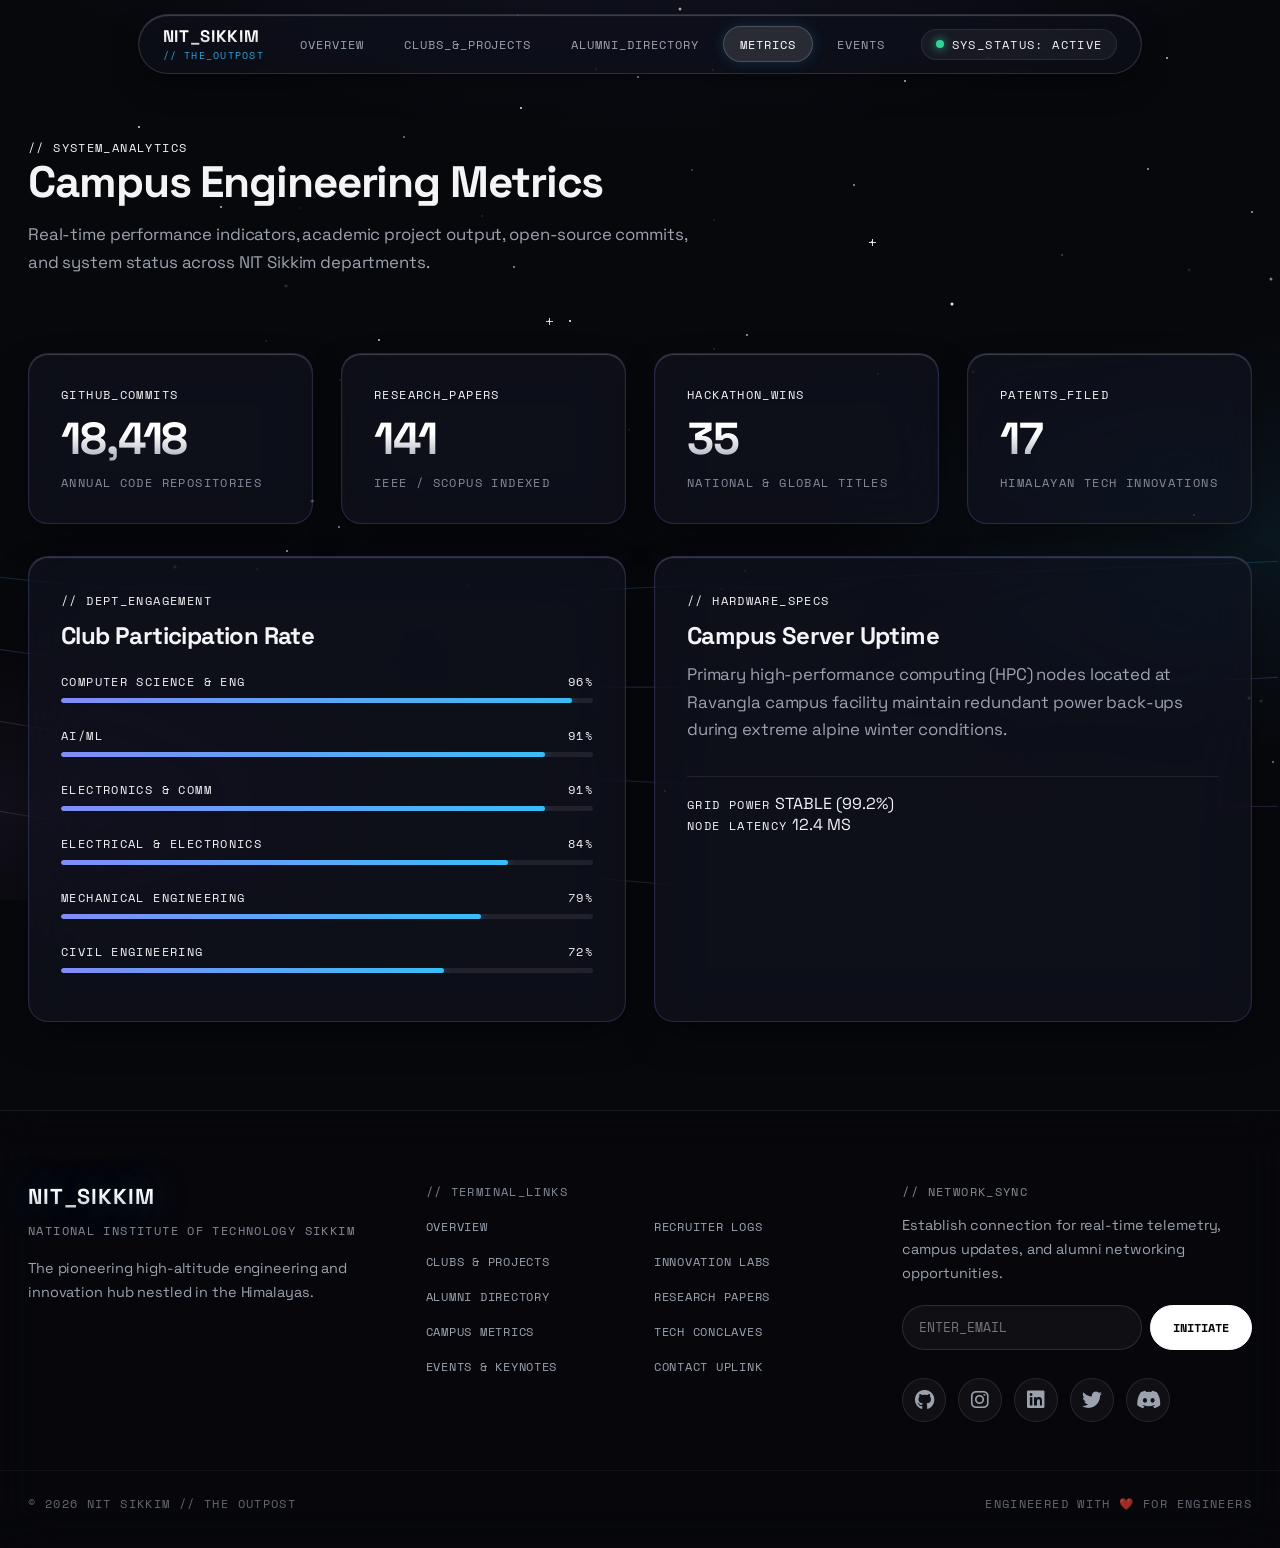
<file: pages/metrics.html>
<!DOCTYPE html>
<html lang="en">
<!--
  Campus engineering metrics page.
  Verify the source and freshness of displayed figures before publishing
  updates; counters and shared page behavior are initialized by script.js.
-->
<head>
  <!-- Resolve shared assets and site routes from the repository root. -->
  <base href="../">
  <meta charset="UTF-8">
  <meta name="viewport" content="width=device-width, initial-scale=1.0">
  <!-- Keep canonical and social URLs aligned with the deployed file path. -->
  <title>METRICS // NIT SIKKIM NEXUS</title>
  <meta name="description" content="Explore campus engineering indicators, academic project output, open-source activity, and system metrics at NIT Sikkim.">
  <meta name="author" content="NIT Sikkim Creative Park">
  <meta name="theme-color" content="#07080c">
  <meta name="application-name" content="NIT Sikkim Creative Park">
  <meta name="apple-mobile-web-app-capable" content="yes">
  <meta name="apple-mobile-web-app-title" content="NIT Sikkim Creative Park">
  <meta name="apple-mobile-web-app-status-bar-style" content="black-translucent">
  <meta name="color-scheme" content="dark">
  <meta name="robots" content="index, follow">
  <meta name="referrer" content="strict-origin-when-cross-origin">
  <meta name="format-detection" content="telephone=no">
  <link rel="canonical" href="https://codersonet.github.io/nitsikkim-creatives/pages/metrics.html">
  <link rel="icon" href="favicon.svg" type="image/svg+xml">
  <link rel="mask-icon" href="favicon.svg" color="#e4e2e0">
  <link rel="apple-touch-icon" href="favicon.svg">
  <meta property="og:type" content="website">
  <meta property="og:site_name" content="NIT Sikkim Creative Park">
  <meta property="og:title" content="Campus Metrics | NIT Sikkim Creative Park">
  <meta property="og:description" content="Explore campus engineering indicators, academic project output, and open-source activity.">
  <meta property="og:url" content="https://codersonet.github.io/nitsikkim-creatives/pages/metrics.html">
  <meta property="og:locale" content="en_IN">
  <meta property="og:image" content="https://codersonet.github.io/nitsikkim-creatives/social-preview.svg">
  <meta property="og:image:secure_url" content="https://codersonet.github.io/nitsikkim-creatives/social-preview.svg">
  <meta property="og:image:type" content="image/svg+xml">
  <meta property="og:image:width" content="1200">
  <meta property="og:image:height" content="630">
  <meta property="og:image:alt" content="NIT Sikkim Creative Park: clubs, projects, alumni, and events">
  <meta name="twitter:card" content="summary_large_image">
  <meta name="twitter:title" content="Campus Metrics | NIT Sikkim Creative Park">
  <meta name="twitter:description" content="Explore campus engineering indicators, academic project output, and open-source activity.">
  <meta name="twitter:image" content="https://codersonet.github.io/nitsikkim-creatives/social-preview.svg">
  <meta name="twitter:image:alt" content="NIT Sikkim Creative Park: clubs, projects, alumni, and events">
  <link rel="preconnect" href="https://fonts.googleapis.com">
  <link rel="preconnect" href="https://fonts.gstatic.com" crossorigin>
  <link href="https://fonts.googleapis.com/css2?family=Space+Grotesk:wght@400;500;600;700&family=Space+Mono:wght@400;700&display=swap" rel="stylesheet">
  <link rel="stylesheet" href="styles.css">
  <link rel="stylesheet" href="stylesheets/metrics.css">
  <link rel="stylesheet" href="https://cdnjs.cloudflare.com/ajax/libs/font-awesome/6.4.0/css/all.min.css">
</head>
<body class="page-metrics">

  <canvas id="mountain-canvas"></canvas>

  <header class="navbar">
    <div class="nav-container">
      <a href="index.html" class="brand">
        <span class="brand-title">NIT_SIKKIM</span>
        <span class="label-mono brand-tag">// THE_OUTPOST</span>
      </a>
      
      <nav class="nav-links">
        <a href="index.html" class="nav-link">OVERVIEW</a>
        <a href="pages/clubs.html" class="nav-link">CLUBS_&_PROJECTS</a>
        <a href="pages/alumni.html" class="nav-link">ALUMNI_DIRECTORY</a>
        <a href="pages/metrics.html" class="nav-link">METRICS</a>
        <a href="pages/events.html" class="nav-link">EVENTS</a>
      </nav>

      <div class="nav-status">
        <span class="status-dot"></span>
        <span class="label-mono">SYS_STATUS: ACTIVE</span>
      </div>
    </div>
  </header>

  <main>
    <section class="page-header">
      <span class="label-mono">// SYSTEM_ANALYTICS</span>
      <h1 class="headline-lg">Campus Engineering Metrics</h1>
      <p class="body-md">Real-time performance indicators, academic project output, open-source commits, and system status across NIT Sikkim departments.</p>
    </section>

    <section class="metrics-detailed-section">
      <div class="grid-container stats-grid" style="margin-bottom: 32px;">
        <div class="glass-card stat-card">
          <span class="label-mono">GITHUB_COMMITS</span>
          <h2 class="headline-lg count-up" data-target="18420">0</h2>
          <span class="label-mono text-muted">Annual Code Repositories</span>
        </div>
        <div class="glass-card stat-card">
          <span class="label-mono">RESEARCH_PAPERS</span>
          <h2 class="headline-lg count-up" data-target="142">0</h2>
          <span class="label-mono text-muted">IEEE / Scopus Indexed</span>
        </div>
        <div class="glass-card stat-card">
          <span class="label-mono">HACKATHON_WINS</span>
          <h2 class="headline-lg count-up" data-target="36">0</h2>
          <span class="label-mono text-muted">National & Global Titles</span>
        </div>
        <div class="glass-card stat-card">
          <span class="label-mono">PATENTS_FILED</span>
          <h2 class="headline-lg count-up" data-target="18">0</h2>
          <span class="label-mono text-muted">Himalayan Tech Innovations</span>
        </div>
      </div>

      <div class="grid-container" style="grid-template-columns: 1fr 1fr;">
        <div class="glass-card">
          <span class="label-mono">// DEPT_ENGAGEMENT</span>
          <h3 class="headline-lg" style="font-size: 1.5rem; margin: 12px 0;">Club Participation Rate</h3>
          
          <div class="progress-container">
            <div class="card-header" style="margin:0;">
              <span class="label-mono">COMPUTER SCIENCE & ENG</span>
              <span class="label-mono">96%</span>
            </div>
            <div class="progress-bar"><div class="progress-fill" style="width: 96%;"></div></div>
          </div>

          <div class="progress-container">
            <div class="card-header" style="margin:0;">
              <span class="label-mono">AI/ML</span>
              <span class="label-mono">91%</span>
            </div>
            <div class="progress-bar"><div class="progress-fill" style="width: 91%;"></div></div>
          </div>

          <div class="progress-container">
            <div class="card-header" style="margin:0;">
              <span class="label-mono">ELECTRONICS & COMM</span>
              <span class="label-mono">91%</span>
            </div>
            <div class="progress-bar"><div class="progress-fill" style="width: 91%;"></div></div>
          </div>

          <div class="progress-container">
            <div class="card-header" style="margin:0;">
              <span class="label-mono">ELECTRICAL & ELECTRONICS</span>
              <span class="label-mono">84%</span>
            </div>
            <div class="progress-bar"><div class="progress-fill" style="width: 84%;"></div></div>
          </div>

          <div class="progress-container">
            <div class="card-header" style="margin:0;">
              <span class="label-mono">MECHANICAL ENGINEERING</span>
              <span class="label-mono">79%</span>
            </div>
            <div class="progress-bar"><div class="progress-fill" style="width: 79%;"></div></div>
          </div>

          <div class="progress-container">
            <div class="card-header" style="margin:0;">
              <span class="label-mono">CIVIL ENGINEERING</span>
              <span class="label-mono">72%</span>
            </div>
            <div class="progress-bar"><div class="progress-fill" style="width: 72%;"></div></div>
          </div>
        </div>

        <div class="glass-card">
          <span class="label-mono">// HARDWARE_SPECS</span>
          <h3 class="headline-lg" style="font-size: 1.5rem; margin: 12px 0;">Campus Server Uptime</h3>
          <p class="body-md">Primary high-performance computing (HPC) nodes located at Ravangla campus facility maintain redundant power back-ups during extreme alpine winter conditions.</p>
          
          <div class="hud-footer" style="margin-top: 32px; border-top: 1px solid var(--outline-variant); padding-top: 16px;">
            <div class="hud-stat">
              <span class="label-mono">GRID POWER</span>
              <span class="hud-val">STABLE (99.2%)</span>
            </div>
            <div class="hud-stat">
              <span class="label-mono">NODE LATENCY</span>
              <span class="hud-val">12.4 MS</span>
            </div>
          </div>
        </div>
      </div>
    </section>
  </main>

  <div id="footer-container"></div>

  <script src="script.js"></script>
</body>
</html>
</file>
<file: styles.css>
/* Shared tokens, foundations, navigation, reusable components, footer, and accessibility defaults. */
:root {
--surface: #07080c;
  --surface-dim: #050608;
  --surface-bright: #1c1e28;
  --surface-container-lowest: #030406;
  --surface-container-low: #0c0e15;
  --surface-container: #121420;
  --surface-container-high: #1a1d2c;
  --surface-container-highest: #24283c;

--glass-bg: rgba(18, 20, 32, 0.62);
  --glass-bg-hover: rgba(26, 29, 46, 0.72);
  --glass-border: rgba(255, 255, 255, 0.12);
  --glass-border-hover: rgba(255, 255, 255, 0.28);
  --glass-specular: inset 0 1px 1px 0 rgba(255, 255, 255, 0.2);


  --wwdc-cyan: #38bdf8;
  --wwdc-indigo: #818cf8;
  --wwdc-purple: #c084fc;
  --wwdc-emerald: #34d399;
  --wwdc-glow: rgba(56, 189, 248, 0.35);

  --on-surface: #f4f4f6;
  --on-surface-variant: #9ca3af;
  --outline: #4b5563;
  --outline-variant: rgba(255, 255, 255, 0.08);

  --primary: #ffffff;
  --on-primary: #07080c;
  --secondary: #d1d5db;
  --tertiary: #ffffff;


  --ease-spring: cubic-bezier(0.16, 1, 0.3, 1);
  --ease-out: cubic-bezier(0.23, 1, 0.32, 1);
  --ease-in-out: cubic-bezier(0.77, 0, 0.175, 1);


  --font-heading: -apple-system, BlinkMacSystemFont, 'SF Pro Display', 'Space Grotesk', system-ui, sans-serif;
  --font-mono: 'Space Mono', SFMono-Regular, Menlo, Monaco, Consolas, monospace;


  --radius-sm: 6px;
  --radius-default: 10px;
  --radius-md: 14px;
  --radius-lg: 20px;
  --radius-pill: 9999px;


  --gutter: 28px;
  --max-width: 1360px;
}
*, *::before, *::after {
  box-sizing: border-box;
  margin: 0;
  padding: 0;
  -webkit-font-smoothing: antialiased;
  -moz-osx-font-smoothing: grayscale;
}

html {
  scroll-behavior: smooth;
  background-color: var(--surface);
  color: var(--on-surface);
  font-family: var(--font-heading);
  text-rendering: optimizeLegibility;
}

body {
  overflow-x: hidden;
  position: relative;
  min-height: 100vh;
  display: flex;
  flex-direction: column;
  background-color: var(--surface);
  background-image:
  radial-gradient(ellipse 80% 50% at 50% -20%, rgba(129, 140, 248, 0.15), transparent 70%),
  radial-gradient(ellipse 60% 40% at 100% 60%, rgba(56, 189, 248, 0.08), transparent 60%),
  radial-gradient(ellipse 50% 30% at 0% 90%, rgba(192, 132, 252, 0.06), transparent 60%);
  background-attachment: fixed;
}

main {
  flex: 1;
  position: relative;
  z-index: 1;
}

#mountain-canvas {
  position: fixed;
  top: 0;
  left: 0;
  width: 100vw;
  height: 100vh;
  z-index: 0;
  pointer-events: none;
  opacity: 1;
  transition: opacity 300ms ease;
}

.headline-xl {
  font-size: clamp(2.75rem, 7vw, 4.75rem);
  font-weight: 800;
  line-height: 1.04;
  letter-spacing: -0.035em;
  font-optical-sizing: auto;
}

.headline-lg {
  font-size: clamp(1.85rem, 4.5vw, 2.75rem);
  font-weight: 700;
  line-height: 1.14;
  letter-spacing: -0.025em;
  font-optical-sizing: auto;
}

.body-md {
  font-size: 1.05rem;
  font-weight: 400;
  line-height: 1.65;
  color: var(--on-surface-variant);
  letter-spacing: -0.008em;
}

.label-mono {
  font-family: var(--font-mono);
  font-size: 0.72rem;
  letter-spacing: 0.12em;
  text-transform: uppercase;
  font-weight: 500;
}

.text-glow {
  background: linear-gradient(135deg, #ffffff 20%, #e0e7ff 50%, var(--wwdc-cyan) 85%);
  -webkit-background-clip: text;
  background-clip: text;
  -webkit-text-fill-color: transparent;
  display: inline-block;
  text-shadow: 0 0 40px rgba(56, 189, 248, 0.4);
}

.text-muted {
  color: var(--on-surface-variant);
  opacity: 0.85;
}

.text-primary {
  color: var(--primary);
}

.glass-card {
  background: var(--glass-bg);
  backdrop-filter: blur(32px) saturate(190%);
  -webkit-backdrop-filter: blur(32px) saturate(190%);
  border: 1px solid var(--glass-border);
  box-shadow:
  0 16px 40px -12px rgba(0, 0, 0, 0.65),
  var(--glass-specular);
  border-radius: var(--radius-lg);
  padding: 32px;
  position: relative;
  overflow: hidden;
  transform: translateZ(0);
  transition:
  transform 220ms var(--ease-spring),
  border-color 220ms ease,
  background-color 220ms ease,
  box-shadow 220ms var(--ease-spring);
}

.glass-card::before {
  content: '';
  position: absolute;
  inset: 0;
  background: radial-gradient(
  500px circle at var(--mouse-x, 50%) var(--mouse-y, 50%),
  rgba(255, 255, 255, 0.09),
  transparent 50%
  );
  opacity: 0;
  transition: opacity 300ms ease;
  pointer-events: none;
  z-index: 1;
}

.glass-card::after {
  content: '';
  position: absolute;
  top: 0;
  left: -150%;
  width: 100%;
  height: 100%;
  background: linear-gradient(
  115deg,
  transparent 20%,
  rgba(255, 255, 255, 0.08) 50%,
  transparent 80%
  );
  pointer-events: none;
  transition: transform 600ms ease;
}

@media (hover: hover) and (pointer: fine) {
  .glass-card:hover {
    background-color: var(--glass-bg-hover);
    border-color: var(--glass-border-hover);
    transform: translateY(-4px);
    box-shadow:
    0 24px 50px -12px rgba(0, 0, 0, 0.75),
    0 0 30px -5px rgba(56, 189, 248, 0.15),
    var(--glass-specular);
  }

  .glass-card:hover::before {
    opacity: 1;
  }

  .glass-card:hover::after {
    transform: translateX(250%);
  }
}

.glass-card:active {
  transform: scale(0.985) translateY(-2px);
  transition: transform 100ms var(--ease-out);
}

.grid-container {
  display: grid;
  gap: var(--gutter);
  max-width: var(--max-width);
  margin: 0 auto;
  padding: 0 var(--gutter);
}

.navbar {
  position: sticky;
  top: 14px;
  z-index: 1000;
  max-width: var(--max-width);
  margin: 0 auto 12px;
  padding: 0 var(--gutter);
}

.nav-container {
  background: rgba(14, 16, 26, 0.72);
  backdrop-filter: blur(28px) saturate(200%);
  -webkit-backdrop-filter: blur(28px) saturate(200%);
  border: 1px solid rgba(255, 255, 255, 0.13);
  box-shadow:
  0 12px 32px -8px rgba(0, 0, 0, 0.6),
  inset 0 1px 1px 0 rgba(255, 255, 255, 0.22);
  border-radius: var(--radius-pill);
  padding: 10px 24px;
  display: flex;
  align-items: center;
  justify-content: space-between;
  gap: 20px;
  transition: border-color 200ms ease, box-shadow 200ms ease;
}

.brand {
  display: flex;
  flex-direction: column;
  text-decoration: none;
  color: inherit;
  transition: transform 140ms var(--ease-spring);
}

.brand:active {
  transform: scale(0.97);
}

.brand-title {
  font-weight: 800;
  letter-spacing: 0.04em;
  font-size: 1.05rem;
  background: linear-gradient(180deg, #ffffff 40%, #c7c6c6 100%);
  -webkit-background-clip: text;
  background-clip: text;
  -webkit-text-fill-color: transparent;
}

.brand-tag {
  color: var(--wwdc-cyan);
  font-size: 0.65rem;
  letter-spacing: 0.12em;
  opacity: 0.85;
}

.nav-links {
  display: flex;
  align-items: center;
  gap: 8px;
}

.nav-link {
  color: var(--on-surface-variant);
  text-decoration: none;
  font-family: var(--font-mono);
  font-size: 0.76rem;
  letter-spacing: 0.08em;
  padding: 8px 16px;
  border-radius: var(--radius-pill);
  position: relative;
  transition:
  color 160ms ease,
  background-color 160ms ease,
  transform 120ms var(--ease-spring);
}

.nav-link:active {
  transform: scale(0.95);
}

@media (hover: hover) and (pointer: fine) {
  .nav-link:hover {
    color: var(--primary);
    background: rgba(255, 255, 255, 0.06);
  }
}

.nav-link.active {
  color: var(--primary);
  background: rgba(255, 255, 255, 0.12);
  border: 1px solid rgba(255, 255, 255, 0.18);
  box-shadow: 0 0 15px rgba(56, 189, 248, 0.18);
}

.nav-status {
  display: flex;
  align-items: center;
  gap: 8px;
  background: rgba(255, 255, 255, 0.05);
  padding: 6px 14px;
  border-radius: var(--radius-pill);
  border: 1px solid rgba(255, 255, 255, 0.08);
}

.status-dot {
  width: 8px;
  height: 8px;
  background-color: var(--wwdc-emerald);
  border-radius: 50%;
  box-shadow: 0 0 10px var(--wwdc-emerald);
  animation: pulse-glow 2.5s infinite ease-in-out;
}

@keyframes pulse-glow {
  0%, 100% {
    transform: scale(1);
    opacity: 1;
    box-shadow: 0 0 10px var(--wwdc-emerald);
  }

  50% {
    transform: scale(0.85);
    opacity: 0.6;
    box-shadow: 0 0 4px var(--wwdc-emerald);
  }
}

.page-header {
  max-width: var(--max-width);
  margin: 0 auto;
  padding: 64px var(--gutter) 36px;
  position: relative;
}

.page-header p {
  margin-top: 14px;
  max-width: 660px;
}

.btn {
  display: inline-flex;
  align-items: center;
  justify-content: center;
  padding: 13px 28px;
  font-family: var(--font-mono);
  font-size: 0.82rem;
  letter-spacing: 0.09em;
  text-decoration: none;
  border-radius: var(--radius-pill);
  cursor: pointer;
  border: 1px solid transparent;
  position: relative;
  overflow: hidden;
  transform: translateZ(0);
  transition:
  transform 140ms var(--ease-spring),
  box-shadow 160ms ease,
  background-color 160ms ease,
  border-color 160ms ease,
  color 160ms ease;
}

.btn:active {
  transform: scale(0.96) !important;
  transition: transform 80ms var(--ease-out) !important;
}

.btn-primary {
  background: linear-gradient(180deg, #ffffff 0%, #e2e8f0 100%);
  color: var(--on-primary);
  border-color: rgba(255, 255, 255, 0.4);
  font-weight: 700;
  box-shadow:
  0 4px 14px rgba(0, 0, 0, 0.4),
  inset 0 1px 0 rgba(255, 255, 255, 0.8);
}

@media (hover: hover) and (pointer: fine) {
  .btn-primary:hover {
    box-shadow:
    0 6px 24px rgba(255, 255, 255, 0.28),
    0 0 20px rgba(56, 189, 248, 0.35);
    transform: translateY(-2px);
  }
}

.btn-ghost {
  background: rgba(255, 255, 255, 0.04);
  color: var(--primary);
  border-color: rgba(255, 255, 255, 0.16);
  backdrop-filter: blur(12px);
  -webkit-backdrop-filter: blur(12px);
}

@media (hover: hover) and (pointer: fine) {
  .btn-ghost:hover {
    background: rgba(255, 255, 255, 0.12);
    border-color: rgba(255, 255, 255, 0.4);
    box-shadow: 0 0 16px rgba(255, 255, 255, 0.12);
    transform: translateY(-2px);
  }
}

.hud-badge {
  display: inline-flex;
  align-items: center;
  gap: 8px;
  padding: 6px 14px;
  background: rgba(56, 189, 248, 0.08);
  border: 1px solid rgba(56, 189, 248, 0.25);
  border-radius: var(--radius-pill);
  margin-bottom: 24px;
  color: var(--wwdc-cyan);
}

.hud-badge::before {
  content: '';
  width: 6px;
  height: 6px;
  background-color: var(--wwdc-cyan);
  border-radius: 50%;
  box-shadow: 0 0 8px var(--wwdc-cyan);
}

.footer {
  border-top: 1px solid rgba(255, 255, 255, 0.08);
  padding: 72px 0 36px;
  background: rgba(6, 7, 12, 0.85);
  backdrop-filter: blur(24px);
  -webkit-backdrop-filter: blur(24px);
  margin-top: auto;
  position: relative;
  z-index: 2;
}

.footer-container {
  max-width: var(--max-width);
  margin: 0 auto;
  padding: 0 var(--gutter);
  display: grid;
  grid-template-columns: 1.1fr 1.35fr 1.1fr;
  gap: 48px;
  align-items: start;
}

.footer-brand {
  display: flex;
  flex-direction: column;
  gap: 12px;
}

.footer-brand .brand-title {
  font-size: 1.35rem;
}

.footer-links {
  display: flex;
  flex-direction: column;
  gap: 14px;
}

.footer-links-grid {
  display: grid;
  grid-template-columns: repeat(2, minmax(0, 1fr));
  gap: 10px 28px;
}

.footer-links-col {
  display: flex;
  flex-direction: column;
  gap: 10px;
}

.footer-link {
  color: var(--on-surface-variant);
  text-decoration: none;
  font-family: var(--font-mono);
  font-size: 0.78rem;
  letter-spacing: 0.06em;
  padding: 3px 0;
  transition: color 160ms ease, transform 120ms var(--ease-spring);
  width: fit-content;
  display: inline-block;
  white-space: nowrap;
}

.footer-link:hover {
  color: var(--primary);
  transform: translateX(4px);
}

.footer-newsletter {
  display: flex;
  flex-direction: column;
  gap: 14px;
}

.hud-form {
  display: flex;
  gap: 8px;
  margin-top: 6px;
}

.hud-input {
  background: rgba(255, 255, 255, 0.04);
  border: 1px solid rgba(255, 255, 255, 0.12);
  color: var(--on-surface);
  padding: 12px 16px;
  font-family: var(--font-mono);
  font-size: 0.8rem;
  border-radius: var(--radius-pill);
  flex: 1;
  outline: none;
  transition: border-color 160ms ease, box-shadow 160ms ease;
}

.hud-input:focus {
  border-color: var(--wwdc-cyan);
  box-shadow: 0 0 15px rgba(56, 189, 248, 0.25);
}

.hud-submit {
  background: var(--primary);
  border: 1px solid var(--primary);
  color: var(--on-primary);
  padding: 10px 22px;
  font-family: var(--font-mono);
  font-weight: 700;
  font-size: 0.78rem;
  cursor: pointer;
  border-radius: var(--radius-pill);
  transition:
  transform 140ms var(--ease-spring),
  box-shadow 160ms ease,
  background-color 160ms ease;
}

.hud-submit:active {
  transform: scale(0.95);
}

@media (hover: hover) and (pointer: fine) {
  .hud-submit:hover {
    box-shadow: 0 0 18px rgba(255, 255, 255, 0.4);
    transform: translateY(-1px);
  }
}

.footer-social {
  display: flex;
  gap: 12px;
  margin-top: 14px;
}

.social-icon {
  width: 44px;
  height: 44px;
  display: flex;
  align-items: center;
  justify-content: center;
  text-decoration: none;
  background: rgba(255, 255, 255, 0.04);
  border: 1px solid rgba(255, 255, 255, 0.1);
  border-radius: 50%;
  color: var(--on-surface-variant);
  font-size: 1.25rem;
  transition:
  transform 140ms var(--ease-spring),
  background-color 160ms ease,
  border-color 160ms ease,
  color 160ms ease,
  box-shadow 160ms ease;
}

.social-icon:active {
  transform: scale(0.92);
}

@media (hover: hover) and (pointer: fine) {
  .social-icon:hover {
    background: rgba(255, 255, 255, 0.12);
    border-color: rgba(255, 255, 255, 0.35);
    color: var(--primary);
    box-shadow: 0 0 15px rgba(56, 189, 248, 0.25);
    transform: translateY(-3px);
  }
}

.footer-meta {
  max-width: var(--max-width);
  margin: 48px auto 0;
  padding: 24px var(--gutter) 0;
  border-top: 1px solid rgba(255, 255, 255, 0.06);
  display: flex;
  justify-content: space-between;
  font-family: var(--font-mono);
  font-size: 0.74rem;
  opacity: 0.75;
}

@media (prefers-reduced-motion: reduce) {
  *, *::before, *::after {
    animation: none !important;
    transition-property: color, background-color, border-color, fill, opacity !important;
    transition-duration: 120ms !important;
    scroll-behavior: auto !important;
  }

  .glass-card:hover {
    transform: none !important;
  }

  #mountain-canvas {
    display: none;
  }
}

@media (max-width: 1024px) {
  .footer-container {
    grid-template-columns: 1fr 1fr;
    gap: 40px;
  }

  .footer-newsletter {
    grid-column: 1 / -1;
  }
}

@media (max-width: 768px) {
  :root {
    --gutter: 18px;
  }

  .navbar {
    top: 8px;
    padding: 0 12px;
  }

  .nav-container {
    padding: 10px 16px;
    border-radius: var(--radius-md);
    flex-wrap: wrap;
    gap: 12px;
  }

  .nav-links {
    order: 3;
    width: 100%;
    overflow-x: auto;
    padding-bottom: 4px;
    gap: 4px;
  }

  .nav-link {
    white-space: nowrap;
    padding: 6px 12px;
    font-size: 0.72rem;
  }

  .page-header {
    padding: 40px var(--gutter) 24px;
  }

  .glass-card {
    padding: 22px;
  }

  .footer-container {
    grid-template-columns: 1fr;
    gap: 36px;
  }

  .footer-meta {
    flex-direction: column;
    gap: 12px;
  }
}

@media (max-width: 520px) {
  .footer-links-grid {
    gap: 10px 16px;
  }

  .btn {
    width: 100%;
  }

  .hud-form {
    flex-direction: column;
  }

  .hud-submit {
    width: 100%;
  }
}

@keyframes radar-scan {
  0% {
    top: 5%;
    opacity: 0.3;
  }

  50% {
    opacity: 0.9;
  }

  100% {
    top: 92%;
    opacity: 0.3;
  }
}

@media (prefers-reduced-transparency: reduce) {
  .glass-card,
  .nav-container,
  .modal-content,
  .footer {
    background: #0d0f17 !important;
    backdrop-filter: none !important;
    -webkit-backdrop-filter: none !important;
  }
}
</file>
<file: stylesheets/index.css>
/* Homepage styles: hero, topography HUD, and homepage-only layout. */

/* Homepage styles: hero, topography HUD, and homepage-only layout. */
.stats-section {
  padding: 40px 0 70px;
}

.stats-grid {
  grid-template-columns: repeat(auto-fit, minmax(250px, 1fr));
}

.stat-card {
  display: flex;
  flex-direction: column;
  gap: 10px;
}

.stat-card .headline-lg {
  font-size: 2.8rem;
  font-weight: 800;
  color: var(--primary);
  background: linear-gradient(180deg, #ffffff 40%, #9ca3af 100%);
  -webkit-background-clip: text;
  background-clip: text;
  -webkit-text-fill-color: transparent;
}

.hero-section {
  max-width: var(--max-width);
  margin: 0 auto;
  padding: 80px var(--gutter) 48px;
  display: grid;
  grid-template-columns: 1.25fr 0.75fr;
  gap: 52px;
  align-items: center;
}

.hero-description {
  margin: 24px 0 36px;
  max-width: 600px;
}

.hero-actions {
  display: flex;
  gap: 16px;
}

.terrain-hud {
  display: flex;
  flex-direction: column;
  gap: 20px;
  background: rgba(14, 16, 26, 0.7);
  border-color: rgba(56, 189, 248, 0.18);
}

.hud-header,
.hud-footer {
  display: flex;
  justify-content: space-between;
  align-items: center;
}

.topography-graphic {
  height: 140px;
  border: 1px dashed rgba(255, 255, 255, 0.14);
  border-radius: var(--radius-md);
  position: relative;
  overflow: hidden;
  display: flex;
  align-items: center;
  justify-content: center;
  background:
  radial-gradient(circle at center, rgba(56, 189, 248, 0.08) 0%, transparent 75%),
  linear-gradient(rgba(255, 255, 255, 0.02) 1px, transparent 1px),
  linear-gradient(90deg, rgba(255, 255, 255, 0.02) 1px, transparent 1px);
  background-size: 100% 100%, 20px 20px, 20px 20px;
}

.topography-graphic::before {
  content: '';
  position: absolute;
  top: 0;
  left: 0;
  width: 100%;
  height: 2px;
  background: linear-gradient(90deg, transparent, var(--wwdc-cyan), transparent);
  box-shadow: 0 0 15px var(--wwdc-cyan);
  animation: radar-scan 3s ease-in-out infinite alternate;
}

.topo-line {
  position: absolute;
  border: 1px solid rgba(56, 189, 248, 0.35);
  border-radius: 50%;
  transition: transform 300ms ease;
}

.line-1 {
  width: 90px;
  height: 45px;
  transform: rotate(-15deg);
  border-color: rgba(56, 189, 248, 0.6);
  box-shadow: 0 0 10px rgba(56, 189, 248, 0.2);
}

.line-2 {
  width: 150px;
  height: 75px;
  transform: rotate(-10deg);
  border-color: rgba(129, 140, 248, 0.4);
}

.line-3 {
  width: 230px;
  height: 110px;
  transform: rotate(-5deg);
  border-color: rgba(255, 255, 255, 0.2);
}

.hud-val {
  display: block;
  font-family: var(--font-heading);
  font-weight: 700;
  font-size: 1.05rem;
  margin-top: 4px;
  color: var(--primary);
}

@media (max-width: 1024px) {
  .hero-section {
    grid-template-columns: 1fr;
    gap: 40px;
    padding-top: 56px;
  }
}

@media (max-width: 768px) {
  .hero-section {
    padding: 40px var(--gutter) 28px;
  }
}

@media (max-width: 520px) {
  .hero-actions {
    flex-direction: column;
  }
}

@media (max-width: 768px) {
  .stats-grid {
    grid-template-columns: 1fr;
  }
}
</file>
